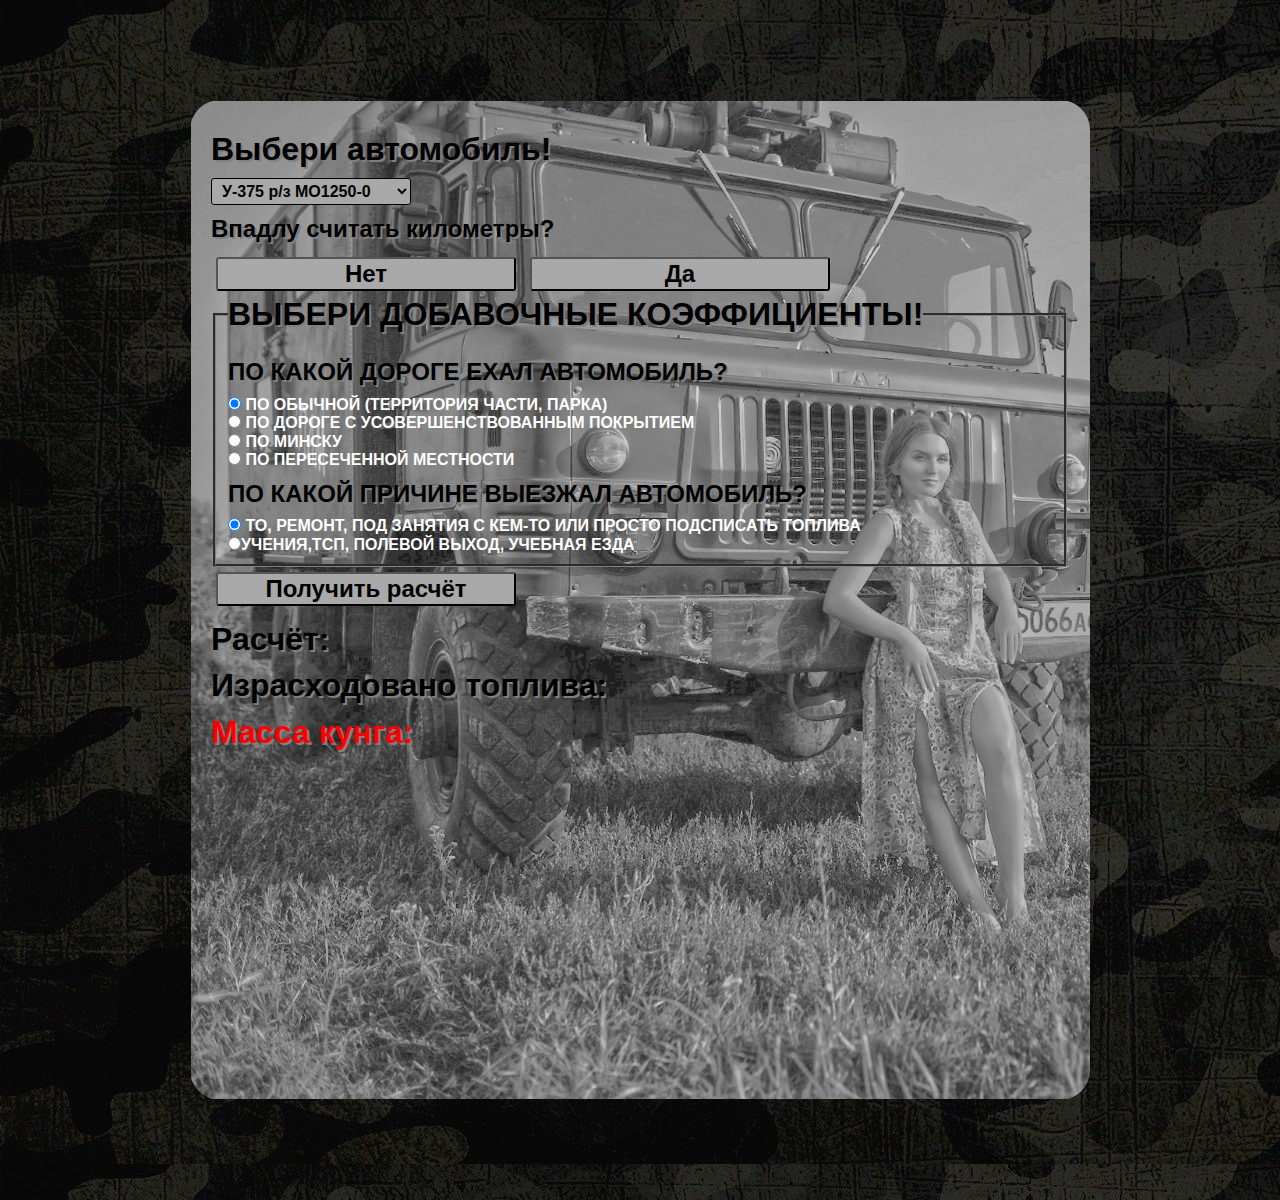
<file: index.html>
<!DOCTYPE html>
<html lang="en">

<head>
    <meta charset="UTF-8">
    <meta name="viewport" content="width=device-width, initial-scale=1.0">
    <meta http-equiv="X-UA-Compatible" content="ie=edge">
    <title>Document</title>
    <link rel="stylesheet" href="css/normalize.css">
    <link rel="stylesheet" href="css/styles.css">
</head>

<body>
    <div class="container">
        <div class="workField">
            <form action="#" name="forma">
                <p class="offers">
                    Выбери автомобиль!
                </p>
                <select name="carChoice" class="mySelect" id="mySelect">
                    <option value="u375mo1250">У-375 р/з МО1250-0</option>
                    <option value="u4320mo1251">У-4320 р/з МО1251-0</option>
                    <option value="k4310rz1981">К-4310 р/з 19-81 кг</option>
                    <option value="u375mo1267">У-375 р/з МО1267-0</option>
                    <option value="k4310rz19-97">К-4310 р/з 19-97 кг</option>
                    <option value="z131mo3445">З-131 р/з МО3445-0</option>
                    <option value="u4320mo1263">У-4320 р/з МО1263-0</option>
                    <option value="u43202mo1261">У-43202 р/з МО1261-0</option>
                </select><br />
                <p class="offers offers_2">Впадлу считать километры?</p>
                <input type="button" value="Нет" id="btnNoVpadlu">
                <input type="button" value="Да" id="btnYesVpadlu"><br />
                <p class="offers offersVvediKm hiddenWay" id="kilometrash">Введи километраж: <br /><input type="text" name="wayLength" class="wayLength hiddenOfTime" id="wayLength" /></p>
                <p class="offers hiddenSpid" id="startKilometrash">Введи начальные показания спидометра:<br />
                    <input type="text" id="startkm" class="wayLength" /></p>
                <p class="offers hiddenSpid" id="finishKilometrash">Введи конечные показания спидометра:<br />
                    <input type="text" id="finishkm" class="wayLength" /></p>
                <fieldset>
                    <legend class="offers">Выбери добавочные коэффициенты!</legend>
                    <p class="offers offers_2">По какой дороге ехал автомобиль?</p>
                    <input type="radio" name="howIsWay" value="usualWay" checked="checked"> по обычной (территория части, парка)<br />
                    <input type="radio" name="howIsWay" value="asfalt"> по дороге с усовершенствованным покрытием<br />
                    <input type="radio" name="howIsWay" value="wayMinsk"> по Минску<br />
                    <input type="radio" name="howIsWay" value="ruggedTerrain"> по пересеченной местности
                    <p class="offers offers_2">По какой причине выезжал автомобиль?</p>
                    <input type="radio" name="reason" value="usualReason" checked="checked"> ТО, ремонт, под занятия с кем-то или просто подсписать топлива<br />
                    <input type="radio" name="reason" value="TSP">Учения,ТСП, полевой выход, учебная езда<br />
                </fieldset>
                <input type="button" id="button" name="resultButton" value="Получить расчёт">
            </form>
            <div class="result">
                <p class="offers">Расчёт:<span class="finish" id="colculation"></span></p>
                <p class="offers">Израсходовано топлива: <span class="finish" id="resultRashod"></span></p>
                <p class="offers offersMK">Масса кунга: <span class="kung" id="resultKung"></span></p>
            </div>
        </div>
    </div>
    <script src="js/jquery-1.11.0.js"></script>
    <script src="js/main.js"></script>
</body>

</html>
</file>
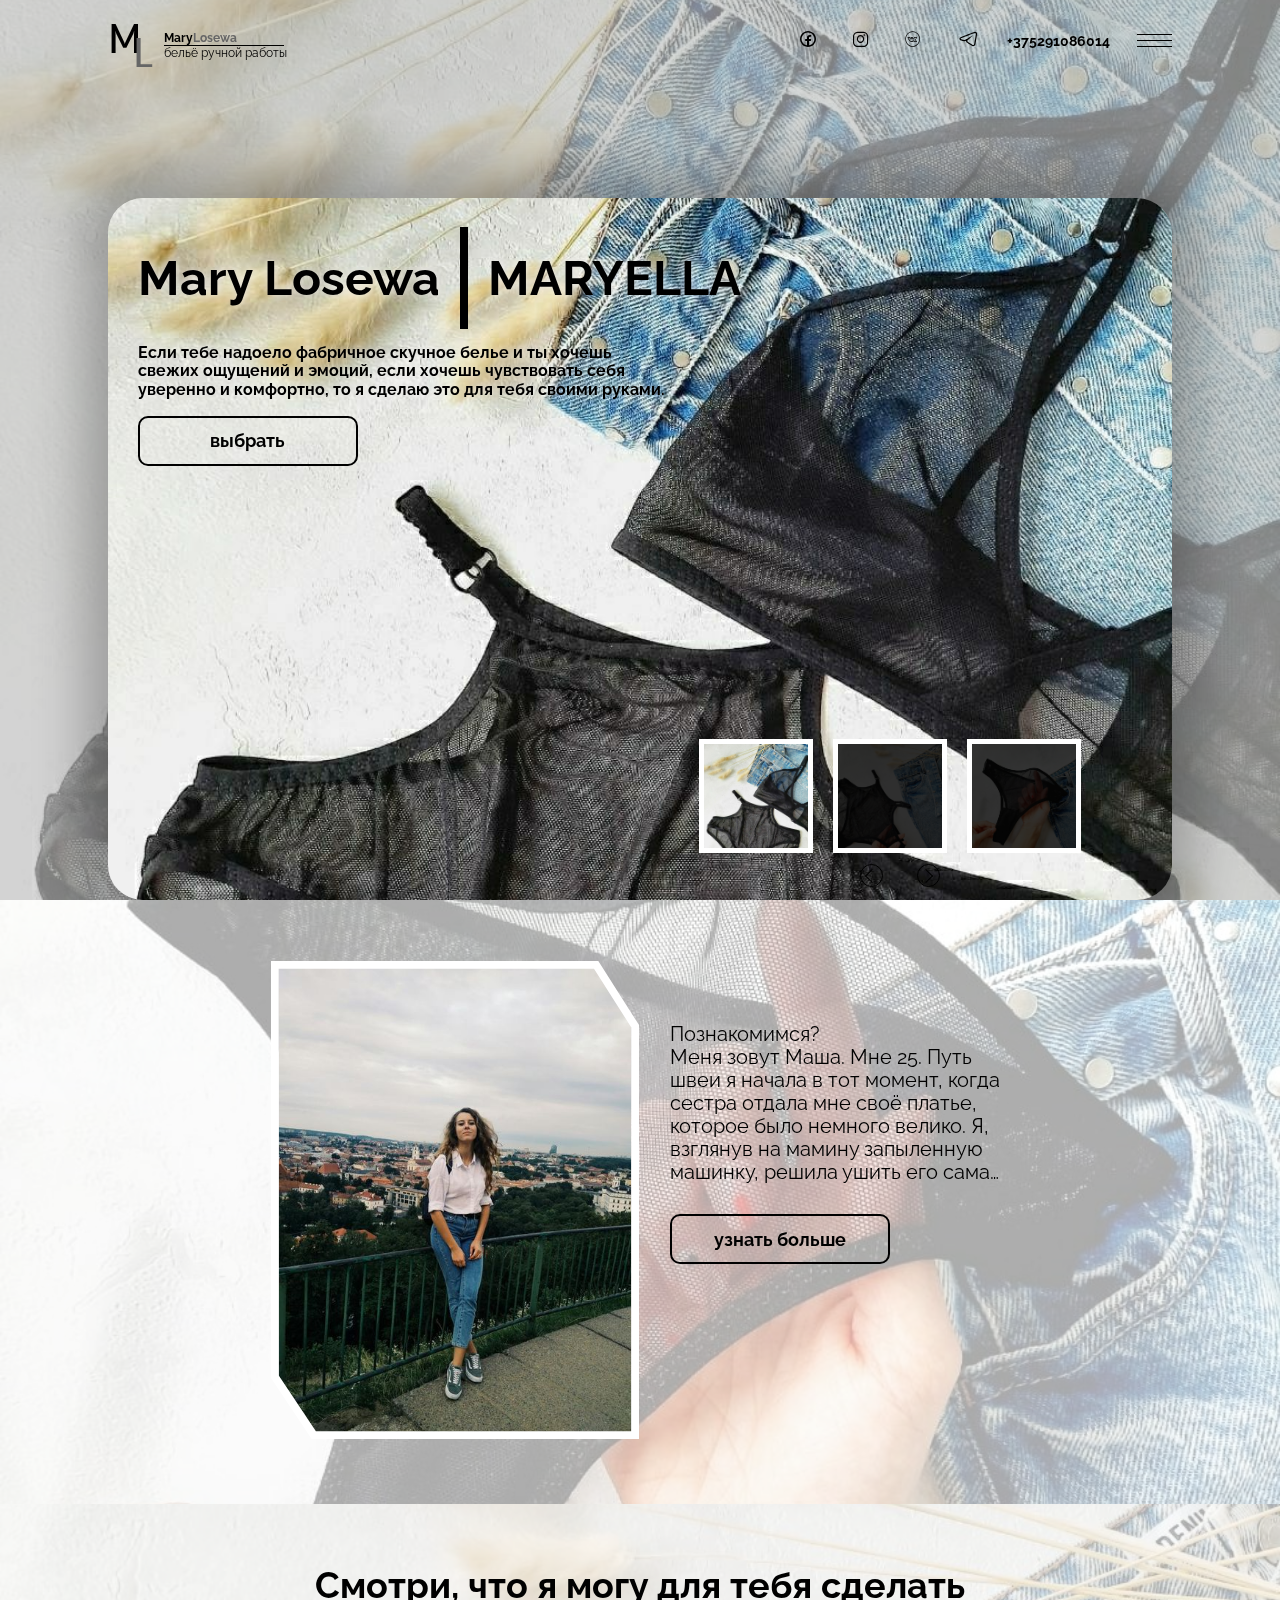
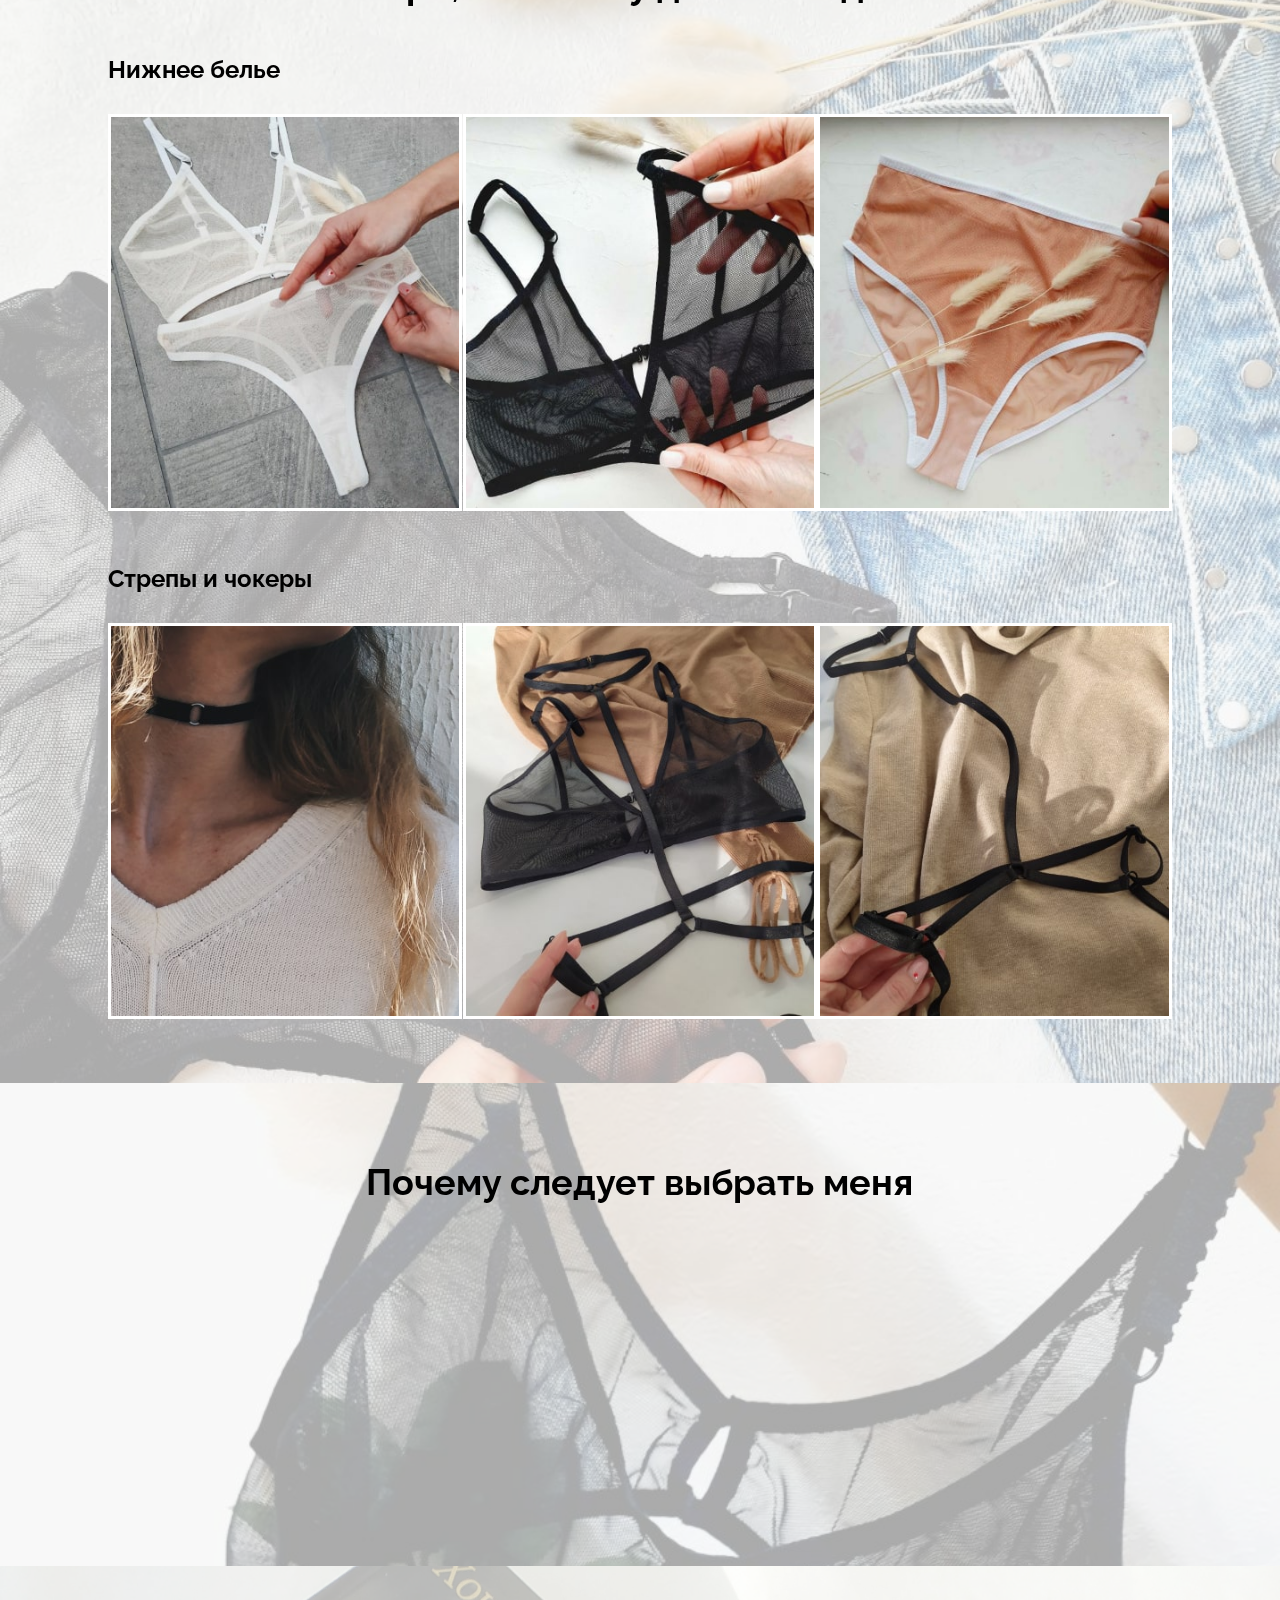
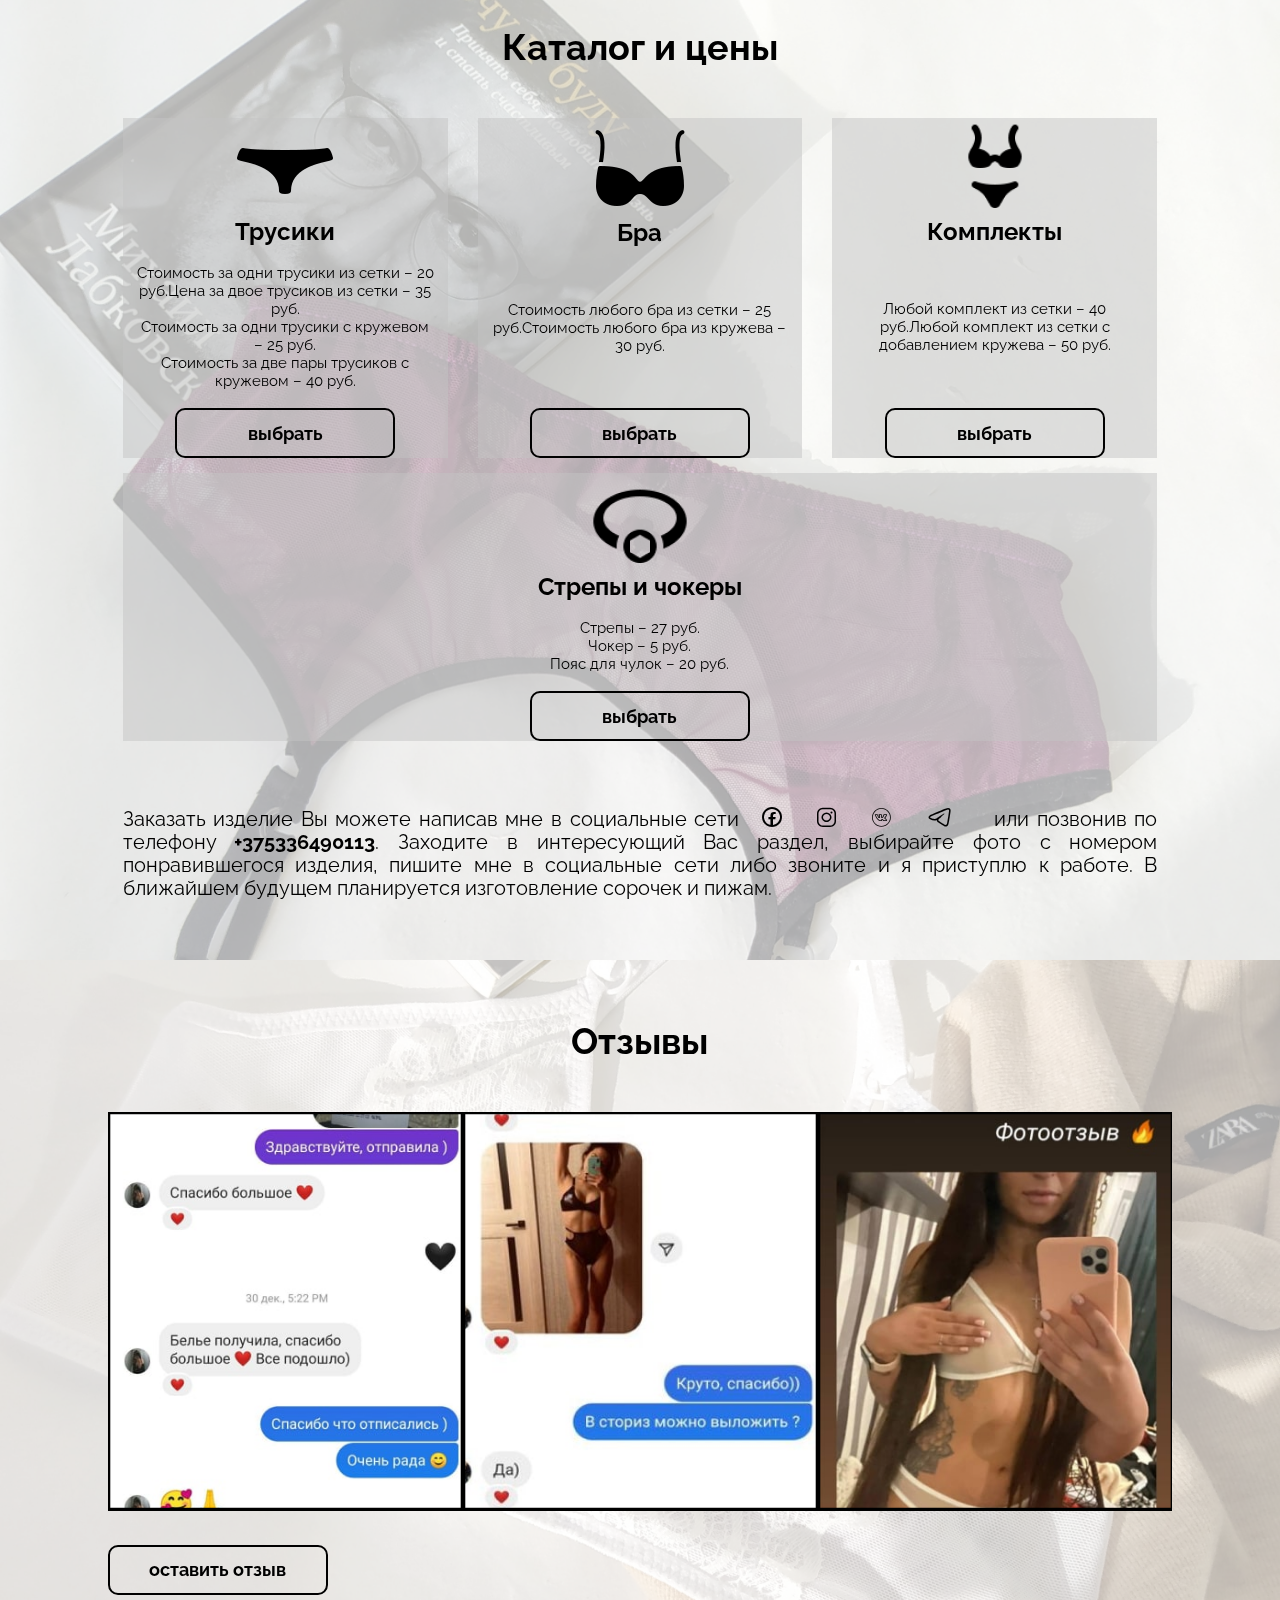
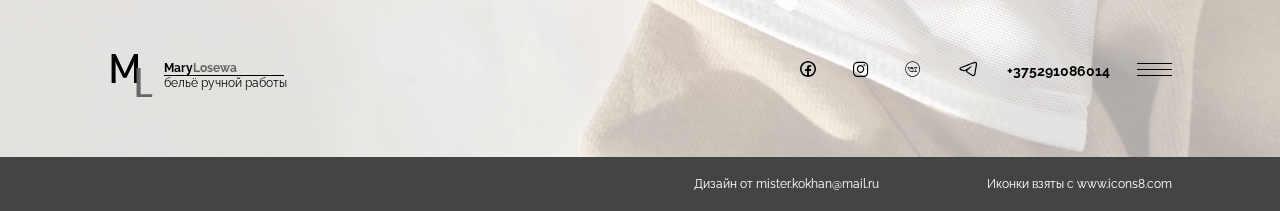
<file: marylosewa/index.html>
<!DOCTYPE html>
<html lang="ru">
<head>
    <meta charset="UTF-8">
    <meta name="viewport" content="width=device-width, height=device-height, target-densitydpi=device-dpi, initial-scale=1">
    <meta http-equiv="cleartype" content="on"/>
    <meta name="HandheldFriendly" content="True"/>
    <meta name="description" content="Женское нижнее бельё ручной работы пошив изготовление продажа"/>
    <meta http-equiv="author" content="Хмыз Вадим"/>
    <title>Mary Losewa бельё ручной работы</title>
    <link href="css/normalize.css" rel="stylesheet" type="text/css">
    <link rel="preconnect" href="https://fonts.gstatic.com">
    <link href="https://fonts.googleapis.com/css2?family=Raleway:wght@400;700&family=Scada:wght@700&display=swap" rel="stylesheet">
    <link href="libs/slick/slick.css" rel="stylesheet" type="text/css">
    <link href="libs/magnific/magnific-popup.css" rel="stylesheet" type="text/css">
    <link rel="stylesheet" href="css/sprite.css">
    <link href="css/commonstyles.css" rel="stylesheet" type="text/css">
    <link href="css/styles.css" rel="stylesheet" type="text/css">
</head>
<body>
   <header class="header">
      <div class="header__blackout">
          <div class="container">
              <nav>
                  <div class="header__close"></div>
                  <ul id="menu">
                      <li><a href="#aboutMe">информация обо мне</a></li>
                      <li><a href="#whatIDo">примеры изделий</a></li>
                      <li><a href="#advantages" id="advantagesLink">мои преимущества</a></li>
                      <li><a href="#catalog">каталог и цены</a></li>
                      <li><a href="#feedbacks">отзывы</a></li>
                  </ul>
              </nav>
          </div>
      </div>
       <div class="sliderBg">
           <div class="sliderBg__item sliderBg__item1"></div>
           <div class="sliderBg__item sliderBg__item2"></div>
           <div class="sliderBg__item sliderBg__item3"></div>
           <div class="sliderBg__item sliderBg__item4"></div>
           <div class="sliderBg__item sliderBg__item5"></div>
           <div class="sliderBg__item sliderBg__item6"></div>
       </div>
         <div class="sliderMain">
           <div class="sliderMain__inner">
             <div class="header__content">
                 <h1><span>Mary Losewa</span><span>MARYELLA</span> </h1>
                 <p>Если тебе надоело фабричное скучное белье и ты хочешь свежих ощущений и эмоций, если хочешь чувствовать себя уверенно и комфортно, то я сделаю это для тебя своими руками.</p>
                 <a href="#whatIDo"><button class="btn" title="Жми!">выбрать</button></a>
             </div>
             <div class="sliderMain__slider">
               <div class="sliderMain__item sliderMain__item1"></div>
               <div class="sliderMain__item sliderMain__item2"></div>
               <div class="sliderMain__item sliderMain__item3"></div>
               <div class="sliderMain__item sliderMain__item4"></div>
               <div class="sliderMain__item sliderMain__item5"></div>
               <div class="sliderMain__item sliderMain__item6"></div>
             </div>
           </div>
       </div>
       <div class="sliderWindows">
         <div class="sliderWindows__inner">
           <div class="sliderWindows__item sliderWindows__item1"></div>
           <div class="sliderWindows__item sliderWindows__item2"></div>
           <div class="sliderWindows__item sliderWindows__item3"></div>
           <div class="sliderWindows__item sliderWindows__item4"></div>
           <div class="sliderWindows__item sliderWindows__item5"></div>
           <div class="sliderWindows__item sliderWindows__item6"></div>
        </div>
       </div>
       <div class="container">
          <div class="header__menu">
           <div class="header__logo">
                   <span>M</span>
                   <span>L</span>
               <div>
                   <div class="logo__name"><span>Mary</span><span>Losewa</span></div>
                   <div>бельё ручной работы</div>
               </div>
           </div>
           <div class="header__nav">
               <div class="social">
                   <a href="https://www.facebook.com/losewa.masha" class="icon-facebook" target="_blank" title="facebook"></a>
                   <a href="https://instagram.com/losewa_masha?igshid=1ub6u63fiew39" class="icon-instagram" target="_blank" title="instagram"></a>
                   <a href="https://vk.com/idmashulj" class="icon-vk" target="_blank" title="вконтакте"></a>
                   <a href="https://telegram.me/losewa_masha" class="icon-telegram" target="_blank" title="telegram"></a>
               </div>
               <div class="header__phone">
                   <a href="tel:+375336490113" title="Жми чтобы позвонить"><span>+</span><span>3</span><span>7</span><span>5</span><span>2</span><span>9</span><span>1</span><span>0</span><span>8</span><span>6</span><span>0</span><span>1</span><span>4</span></a>
               </div>
               <div class="header__burger" title="Меню">
                   <div class="header__burger__inner"></div>
               </div>
           </div>
          </div>
       </div>
   </header>
   
   <section class="section aboutMe" id="aboutMe">
      <div> 
       <div class="container">
         <div class="aboutMe__wrapper">
          <div class="aboutMe__photo1 openBlock">
                   <svg viewBox='-5 -5 380 493'>
                       <defs>
                        <clipPath id='ramka1'>
                          <polygon points='0 0,330 0,370 63,370 483,40 483,0 423' />
                        </clipPath>
                       </defs>
                       <image xlink:href='images/aboutMe/aboutMeImg1.jpg' width='370' height='483' clip-path='url(#ramka1)'/>
                       <polygon points='0 0,330 0,370 63,370 483,40 483,0 423' style="stroke-width:8; stroke:#fff;fill:transparent"/>
                       </svg>
          </div>
          <div class="aboutMe__photo2 closeBlock">
                   <svg viewBox='-5 -5 380 493'>
                       <defs>
                        <clipPath id='ramka2'>
                          <polygon points='0 0,330 0,370 63,370 483,40 483,0 423' />
                        </clipPath>
                       </defs>
                       <image xlink:href='images/aboutMe/aboutMeImg2.jpg' width='380' height='483' clip-path='url(#ramka2)'/>
                       <polygon points='0 0,330 0,370 63,370 483,40 483,0 423' style="stroke-width:8; stroke:#fff;fill:transparent"/>
                       </svg>
               </div>
          <div class="aboutMe__content">
             <p>Познакомимся?<br>Меня зовут Маша. Мне 25.
              Путь швеи я начала в тот момент, когда сестра отдала мне своё платье, которое было немного велико. Я, взглянув на мамину запыленную машинку, решила ушить его сама&hellip;
              </p>
              <p class="closeBlock">Я знала, как на ней работать, потому как в детстве меня пытались учить шить на ней и у меня были неплохие попытки (самая простая одежда для кукол, например).
              С платьем, как ни странно, получилось все с первого раза.У меня загорелись глаза. Появилась некая воодушевлённость. Мне понравилось шить. И я впервые задумалась о том, что могу начать серьезно этим заниматься. &ldquo;Хочу научиться шить себе одежду&rdquo; &mdash; были первые мысли. Про нижнее белье тогда и не подумала. Тем более шить его кому-то.
              Но, как видите, я &mdash; швея нижнего белья. И мне очень нравится этим заниматься.
                <button class="aboutMe__btn-ago  btn">назад</button>
            </p> 
             <button class="aboutMe__btn  btn">узнать больше</button>
          </div>
        </div>
       </div>
      </div>
   </section>
   
   <section class="section whatIDo" id="whatIDo">
       <div>
           <div class="container">
               <h1 class="section__title">Смотри, что я могу для тебя сделать</h1>
               <h2>Нижнее белье</h2>
               <div class="popup-underWear">
                   <a href="images/complects/compl1b.jpg" title="комплект нижнего белья">
                       <img src="images/other/img1.jpg" alt="комплект нижнего белья" title="комплект нижнего белья">
                   </a>
                   <a href="images/bra/bra1b.jpg" title="бра">
                       <img src="images/other/img2.jpg" alt="бра" title="бра">
                   </a>
                   <a href="images/panties/panties1b.jpg" title="трусики">
                       <img src="images/other/img3.jpg" alt="трусики" title="трусики">
                  </a>
               </div>
               <h2>Стрепы и чокеры</h2>
               <div class="popup-straps">
                   <a href="images/other/img10.jpg" title="чокер">
                       <img src="images/other/img4.jpg" alt="чокер" title="чокер">
                   </a>
                   <a href="images/other/img11.jpg" title="сртеп и бра">
                       <img src="images/other/img5.jpg" alt="сртеп и бра" title="сртеп и бра">
                   </a>
                   <a href="images/straps/straps3b.jpg" title="стреп">
                       <img src="images/other/img6.jpg" alt="стреп" title="стреп">
                  </a>
               </div>
           </div>
       </div>
   </section>
   
   <section class="section advantages" id="advantages">
       <div>
           <div class="container">
             <div class="advantages__wrapper">
               <h1 class="section__title">Почему следует выбрать меня</h1>
               <ul>
                   <li>Индивидуальный пошив для кажого клиента</li>
                   <li>Широкий выбор материала (сетка, кружево, хлопок и др.)</li>
                   <li>Разнообразие цветов</li>
                   <li>Большой ассортимент изделий и моделей</li>
                   <li>Гарантия качества и носки</li>    
               </ul>
             </div>
           </div>
       </div>
   </section>
   
   <section class="section catalog" id="catalog">
       <div>
           <div class="container">
               <h1 class="section__title">Каталог и цены</h1>
               <div class="catalog__inner">
                   <div class="catalog__item">
                      <div>
                        <div class="icon-trusi"></div>
                        <div class="catalog__subtitle">Трусики</div>
                      </div>
                       <div class="catalog__text">
                           <p>Стоимость за одни трусики из     сетки &ndash; 20 руб.Цена за двое трусиков из сетки &ndash; 35 руб.</p>
                           <p>Стоимость за одни трусики с кружевом &ndash; 25 руб.</p>
                           <p>Стоимость за две пары трусиков с кружевом &ndash; 40 руб.</p>
                       </div>
                       <a href="panties.html"><button class="catalog__btn btn" title="Жми!">выбрать</button></a>
                   </div>
                   <div class="catalog__item">
                      <div>
                         <div class="icon-bra"></div>
                         <div class="catalog__subtitle">Бра</div>
                      </div>   
                       <div class="catalog__text">Стоимость любого бра из сетки &ndash; 25 руб.Стоимость любого бра из кружева &ndash; 30 руб.</div>
                       <a href="bra.html"><button class="catalog__btn btn" title="Жми!">выбрать</button></a>
                   </div>
                   <div class="catalog__item">
                      <div>
                         <div class="icon-complect"></div>
                         <div class="catalog__subtitle">Комплекты</div>
                       </div>
                       <div class="catalog__text">Любой комплект из сетки &ndash; 40 руб.Любой комплект из сетки с добавлением кружева &ndash; 50 руб.</div>
                       <a href="complects.html"><button class="catalog__btn btn" title="Жми!">выбрать</button></a>
                   </div>
                   <div class="catalog__item">
                      <div>
                         <div class="icon-strep"></div>
                         <div class="catalog__subtitle">Стрепы и чокеры</div>
                      </div>
                       <div class="catalog__text">
                           <p>Стрепы &ndash; 27 руб.</p>
                           <p>Чокер &ndash; 5 руб.</p>
                           <p>Пояс для чулок &ndash; 20 руб.</p>
                       </div>
                       <a href="straps.html"><button class="catalog__btn btn" title="Жми!">выбрать</button></a>
                   </div>
               </div>
               <div class="catalog__order">Заказать изделие Вы можете написав мне в социальные сети  
                   <div class="social">
                    <a href="https://www.facebook.com/losewa.masha" class="icon-facebook" target="_blank" title="facebook"></a>
                    <a href="https://instagram.com/losewa_masha?igshid=1ub6u63fiew39" class="icon-instagram" target="_blank" title="instagram"></a>
                    <a href="https://vk.com/idmashulj" class="icon-vk" target="_blank" title="вконтакте"></a>
                    <a href="https://telegram.me/losewa_masha" class="icon-telegram" target="_blank" title=telegram></a>
                   </div> или позвонив по телефону <a href="tel:+375336490113" title="Жми чтобы позвонить">+375336490113</a>. Заходите в интересующий Вас раздел, выбирайте фото с номером понравившегося изделия, пишите мне в социальные сети либо звоните и я приступлю к работе. В ближайшем будущем планируется изготовление сорочек и пижам.
               </div>
           </div>
       </div>
   </section>
   
   <section class="feedbacks section" id="feedbacks">
       <div>
           <div class="container">
            <div class="feedbacks__wrapper">
               <h1 class="section__title">Отзывы</h1>
               <div class="sliderFeedbacks">
                    <svg viewBox='0 0 387 434'>
                       <image   xlink:href='images/feedbacks/feedback1img.jpg' width='390' height='437' />
                       <polygon points='0 0,387 0,387 434,0 434' style="stroke-width:5; stroke:#000;fill:transparent"/>
                    </svg>
                    <svg viewBox='0 0 387 434'>
                        <image   xlink:href='images/feedbacks/feedback2img.jpg' width='390' height='437' />
                        <polygon points='0 0,387 0,387 434,0 434' style="stroke-width:5; stroke:#000;fill:transparent"/>
                     </svg>
                     <svg viewBox='0 0 387 434'>
                        <image   xlink:href='images/feedbacks/feedback3img.jpg' width='390' height='437' />
                        <polygon points='0 0,387 0,387 434,0 434' style="stroke-width:5; stroke:#000;fill:transparent"/>
                     </svg>
                     <svg viewBox='0 0 387 434'>
                        <image   xlink:href='images/feedbacks/feedback1img.jpg' width='390' height='437' />
                        <polygon points='0 0,387 0,387 434,0 434' style="stroke-width:5; stroke:#000;fill:transparent"/>
                     </svg>
                     <svg viewBox='0 0 387 434'>
                        <image   xlink:href='images/feedbacks/feedback2img.jpg' width='390' height='437' />
                        <polygon points='0 0,387 0,387 434,0 434' style="stroke-width:5; stroke:#000;fill:transparent"/>
                     </svg>
                     <svg viewBox='0 0 387 434'>
                        <image   xlink:href='images/feedbacks/feedback3img.jpg' width='390' height='437' />
                        <polygon points='0 0,387 0,387 434,0 434' style="stroke-width:5; stroke:#000;fill:transparent"/>
                     </svg>
               </div>
               <button class="feedback__btn btn" title="Жми!">оставить отзыв</button>
                <form action="#" method="get">
                    <div class="form__header">Ваш отзыв</div>
                    <input type="text" name="userName" maxlength="15" placeholder="имя" >
                    <textarea name="userReviews" placeholder="текст отзыва"></textarea>
                    <button type="reset" class="feedback__send" title="Спасибо за отзыв!">оставить отзыв</button>
                    <button type="reset" class="feedback__close" title="Закрыть окно формы">закрыть окно</button>
                </form>
               <div class="header__menu" id="feedbacks__contacts"></div>
            </div>
           </div>
       </div>
   </section>
   <footer class="footer">
       <div class="container">
           <a href="mailto:mister.kokhan@mail.ru" target="_blank" title="дизайнер Д.Кохан">Дизайн от mister.kokhan@mail.ru</a>
           <a href="https://icons8.ru/" target="_blank" title="сайт icon8">Иконки взяты с www.icons8.com</a>
        </div>
   </footer>
   
    <script type='text/javascript' src='https://ajax.googleapis.com/ajax/libs/jquery/3.3.1/jquery.min.js'></script>
    <script src="libs/slick/slick.js" type="text/javascript"></script>
    <script src="libs/magnific/jquery.magnific-popup.js" type="text/javascript"></script>
    <script src="js/main.js" type="text/javascript"></script>
</body>
</html>
</file>
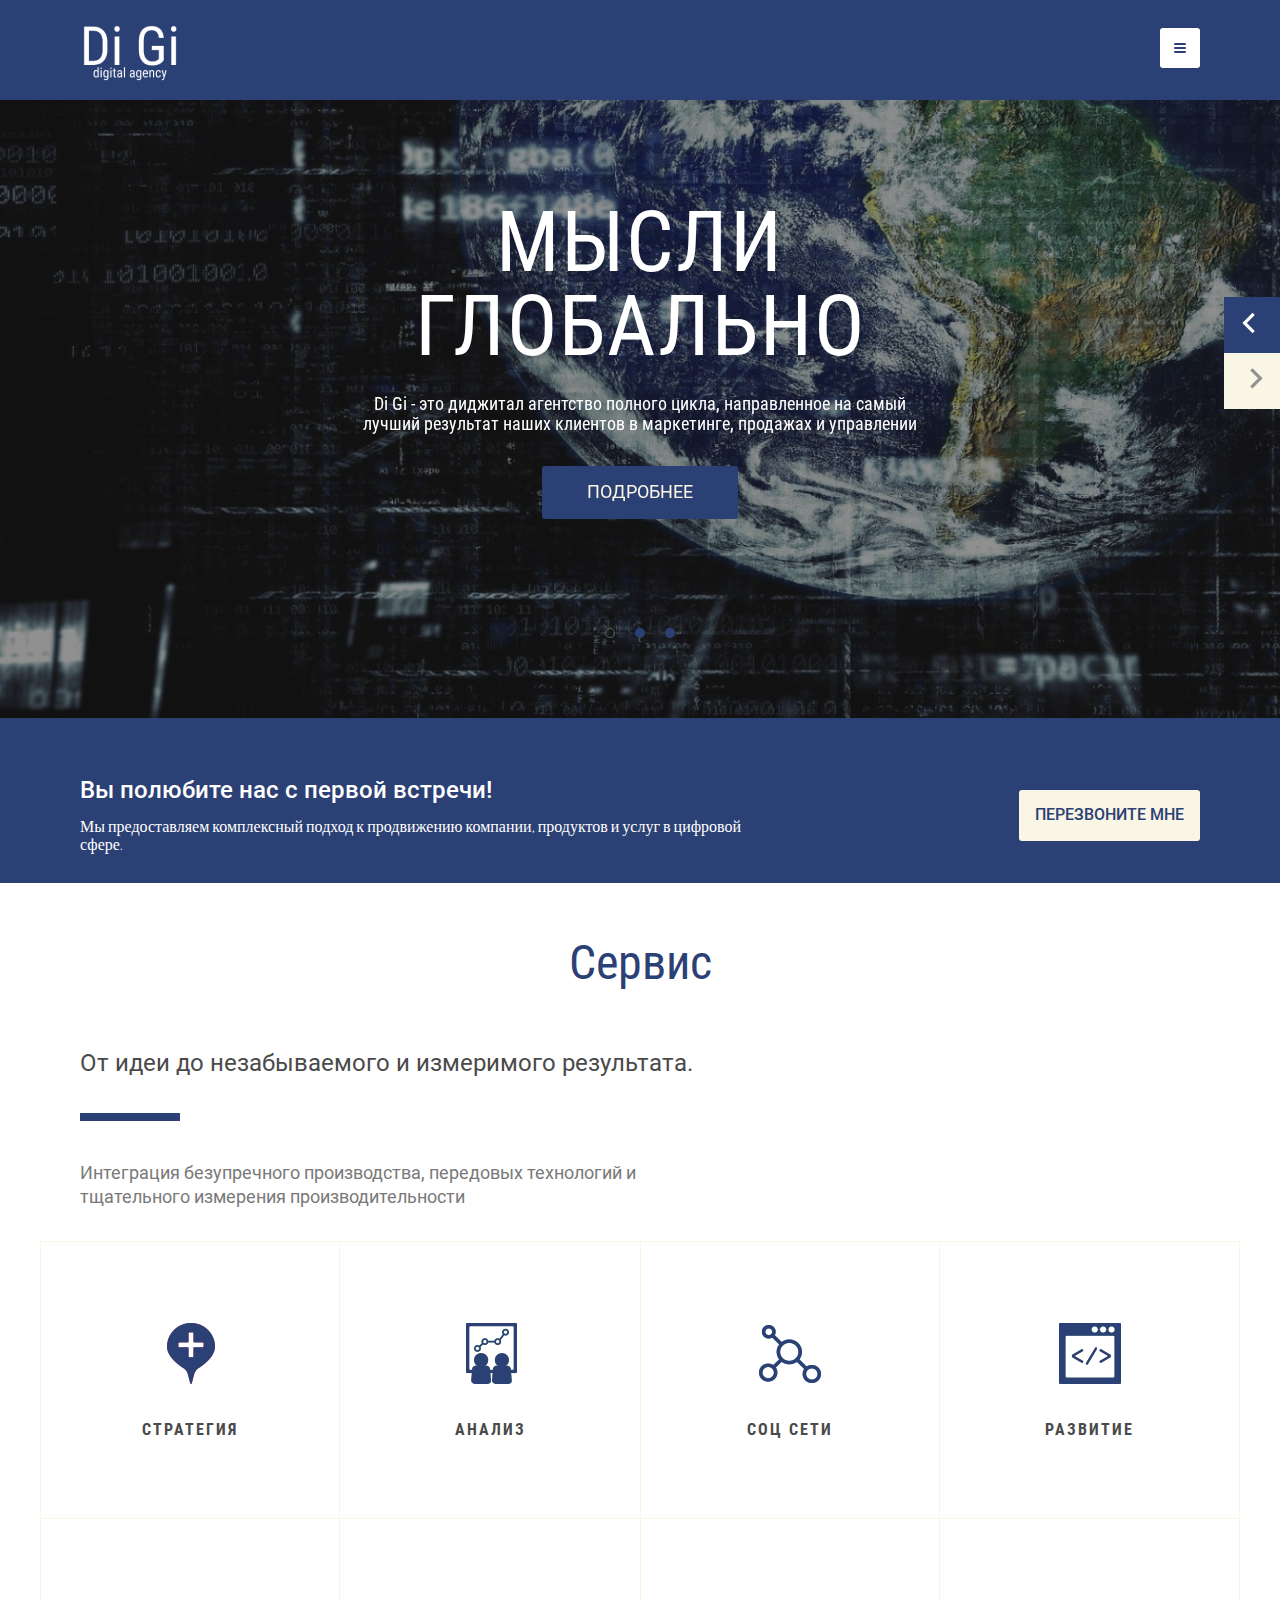
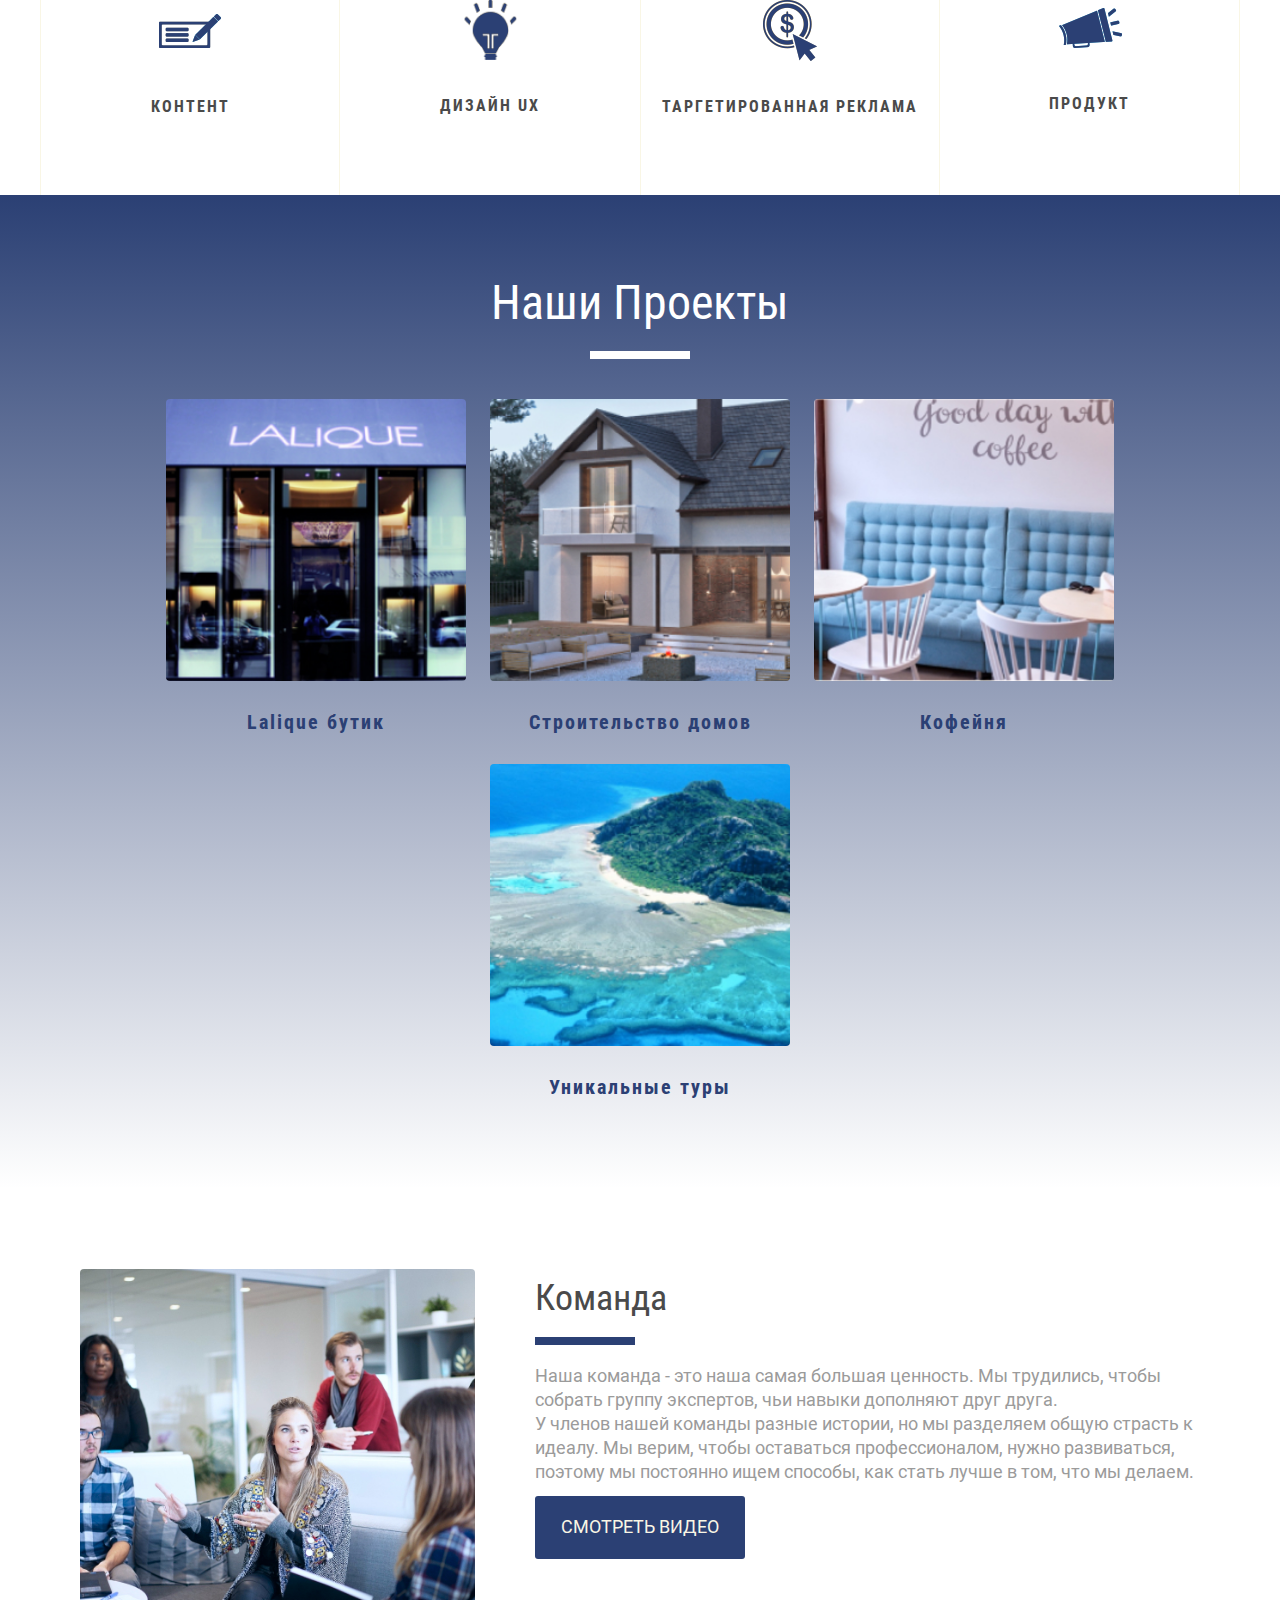
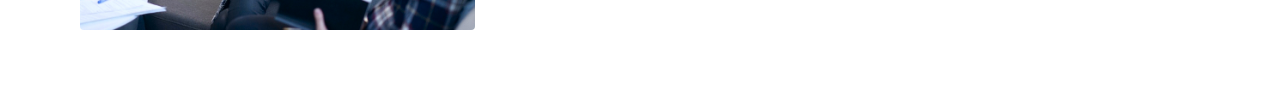
<file: thoughts/index.html>
<!DOCTYPE html>
<html lang="en">

<head>
    <meta charset="UTF-8">
    <meta name="viewport" content="width=device-width, initial-scale=1.0">
    <meta http-equiv="X-UA-Compatible" content="ie=edge">
    <title>Document</title>
    <link rel="stylesheet" href="css/normalize.css">
    <link rel="stylesheet" href="libs/slick/slick.css">
    <link rel="stylesheet" href="css/style.css">
</head>

<body>
    <header class="header">
        <div class="container">
            <div class="header__inner">
                <div class="logo">
                    <a href="#" class="logo__link">
                        <img class="logo__link-img" src="images/logo.png" alt="logo">
                    </a>
                </div>
                <nav class="menu">
                    <button class="menu__btn"></button>
                </nav>
            </div>
        </div>
    </header>
    <section class="head">
        <div class="top-slider">
            <div class="top-slider__item">
                <h3 class="top-slider__title">МЫСЛИ
                    ГЛОБАЛЬНО</h3>
                <p class="top-slider__text">Di Gі - это диджитал агентство полного цикла, направленное на самый лучший результат наших клиентов в маркетинге, продажах и управлении</p>
                <button class="top-slider__btn">ПОДРОБНЕЕ</button>
            </div>
            <div class="top-slider__item">
                <h3 class="top-slider__title">МЫСЛИ
                    ГЛОБАЛЬНО</h3>
                <p class="top-slider__text">Di Gі - это диджитал агентство полного цикла, направленное на самый лучший результат наших клиентов в маркетинге, продажах и управлении</p>
                <button class="top-slider__btn">ПОДРОБНЕЕ</button>
            </div>
            <div class="top-slider__item">
                <h3 class="top-slider__title">МЫСЛИ
                    ГЛОБАЛЬНО</h3>
                <p class="top-slider__text">Di Gі - это диджитал агентство полного цикла, направленное на самый лучший результат наших клиентов в маркетинге, продажах и управлении</p>
                <button class="top-slider__btn">ПОДРОБНЕЕ</button>
            </div>
        </div>
    </section>

    <section class="call">
        <div class="container">
            <div class="call__inner">
                <div class="call__box">
                    <h5 class="call__title">Вы полюбите нас с первой встречи!</h5>
                    <p class="call__text">Мы предоставляем комплексный подход к продвижению компании,
                        продуктов и услуг в цифровой сфере.</p>
                </div>
                <button class="call__btn">ПЕРЕЗВОНИТЕ МНЕ</button>
            </div>
        </div>
    </section>

    <section class="services">
        <div class="container">
            <div class="services__inner">
                <div class="services__head">
                    <h4 class="services__title title">Сервис</h4>
                    <p class="services__descr">От идеи до незабываемого и
                        измеримого результата.</p>
                    <p class="services__text">Интеграция безупречного производства, передовых технологий и тщательного измерения производительности</p>
                </div>
                <div class="services__content">
                    <div class="services__items">
                        <div class="services__item">
                            <div class="services__item-inner">
                                <img class="services__item-img" src="images/serv-1.png" alt="">
                                <h6 class="services__item-title">СТРАТЕГИЯ</h6>
                                <p class="services__item-text">Создадим уникальный и удобный дизайн..</p>
                                <a class="services__item-link" href="#">ПОДРОБНЕЕ</a>
                            </div>
                        </div>
                        <div class="services__item">
                            <div class="services__item-inner">
                                <img class="services__item-img" src="images/serv-2.png" alt="">
                                <h6 class="services__item-title">АНАЛИЗ</h6>
                                <p class="services__item-text">Создадим уникальный и удобный дизайн..</p>
                                <a class="services__item-link" href="#">ПОДРОБНЕЕ</a>
                            </div>
                        </div>
                        <div class="services__item">
                            <div class="services__item-inner">
                                <img class="services__item-img" src="images/serv-3.png" alt="">
                                <h6 class="services__item-title">СОЦ СЕТИ</h6>
                                <p class="services__item-text">Создадим уникальный и удобный дизайн..</p>
                                <a class="services__item-link" href="#">ПОДРОБНЕЕ</a>
                            </div>
                        </div>
                        <div class="services__item">
                            <div class="services__item-inner">
                                <img class="services__item-img" src="images/serv-4.png" alt="">
                                <h6 class="services__item-title">РАЗВИТИЕ</h6>
                                <p class="services__item-text">Создадим уникальный и удобный дизайн..</p>
                                <a class="services__item-link" href="#">ПОДРОБНЕЕ</a>
                            </div>
                        </div>
                        <div class="services__item">
                            <div class="services__item-inner">
                                <img class="services__item-img" src="images/serv-5.png" alt="">
                                <h6 class="services__item-title">КОНТЕНТ</h6>
                                <p class="services__item-text">Создадим уникальный и удобный дизайн..</p>
                                <a class="services__item-link" href="#">ПОДРОБНЕЕ</a>
                            </div>
                        </div>
                        <div class="services__item">
                            <div class="services__item-inner">
                                <img class="services__item-img" src="images/serv-6.png" alt="">
                                <h6 class="services__item-title">ДИЗАЙН UX</h6>
                                <p class="services__item-text">Создадим уникальный и удобный дизайн..</p>
                                <a class="services__item-link" href="#">ПОДРОБНЕЕ</a>
                            </div>
                        </div>
                        <div class="services__item">
                            <div class="services__item-inner">
                                <img class="services__item-img" src="images/serv-7.png" alt="">
                                <h6 class="services__item-title">ТАРГЕТИРОВАННАЯ
                                    РЕКЛАМА</h6>
                                <p class="services__item-text">Создадим уникальный и удобный дизайн..</p>
                                <a class="services__item-link" href="#">ПОДРОБНЕЕ</a>
                            </div>
                        </div>
                        <div class="services__item">
                            <div class="services__item-inner">
                                <img class="services__item-img" src="images/serv-8.png" alt="">
                                <h6 class="services__item-title">ПРОДУКТ</h6>
                                <p class="services__item-text">Создадим уникальный и удобный дизайн..</p>
                                <a class="services__item-link" href="#">ПОДРОБНЕЕ</a>
                            </div>
                        </div>


                    </div>
                </div>
            </div>
        </div>
    </section>
    <section class="project">
        <div class="container">
            <h4 class="project__title title">
                Наши Проекты
            </h4>
            <div class="project__items">
                <div class="project__item">
                    <div class="project__item-img" style="background-image: url(images/project-1.jpg)">
                        <div class="project__item-inner">
                            <a href="#" class="project__item-info"><img src="images/info.svg" alt=""></a><a href="#" class="project__item-search"><img src="images/search.svg" alt=""></a>
                        </div>
                    </div>
                    <a href="#" class="project__item-link">Lalique бутик</a>
                </div>
                <div class="project__item">
                    <div class="project__item-img" style="background-image: url(images/project-2.jpg)">
                        <div class="project__item-inner">
                            <a href="#" class="project__item-info"><img src="images/info.svg" alt=""></a><a href="#" class="project__item-search"><img src="images/search.svg" alt=""></a>
                        </div>
                    </div>
                    <a href="#" class="project__item-link">Строительство домов</a>
                </div>
                <div class="project__item">
                    <div class="project__item-img" style="background-image: url(images/project-3.jpg)">
                        <div class="project__item-inner">
                            <a href="#" class="project__item-info"><img src="images/info.svg" alt=""></a><a href="#" class="project__item-search"><img src="images/search.svg" alt=""></a>
                        </div>
                    </div>
                    <a href="#" class="project__item-link">Кофейня</a>
                </div>
                <div class="project__item">
                    <div class="project__item-img" style="background-image: url(images/project-4.jpg)">
                        <div class="project__item-inner">
                            <a href="#" class="project__item-info"><img src="images/info.svg" alt=""></a><a href="#" class="project__item-search"><img src="images/search.svg" alt=""></a>
                        </div>
                    </div>
                    <a href="#" class="project__item-link">Уникальные туры</a>
                </div>
            </div>
        </div>
    </section>
    <section class="team">
        <div class="container">
            <div class="team__inner">
                <img class="team__images" src="images/team.jpg" alt="">
                <div class="team__content">
                    <h4 class="team__title title">Команда</h4>
                    <div class="team__text">
                        <p>Наша команда - это наша самая большая ценность.
                            Мы трудились, чтобы собрать группу экспертов,
                            чьи навыки дополняют друг друга.</p>
                        <p>У членов нашей команды разные истории, но мы разделяем общую страсть к идеалу. Мы верим, чтобы оставаться
                            профессионалом, нужно развиваться,
                            поэтому мы постоянно ищем способы, как стать лучше
                            в том, что мы делаем.</p>
                    </div>
                    <button class="team__btn">СМОТРЕТЬ ВИДЕО</button>
                </div>
            </div>
        </div>
    </section>
    <script src="https://ajax.googleapis.com/ajax/libs/jquery/3.4.1/jquery.min.js"></script>
    <script src="libs/slick/slick.min.js"></script>
    <script src="js/main.js"></script>
</body>

</html>
</file>
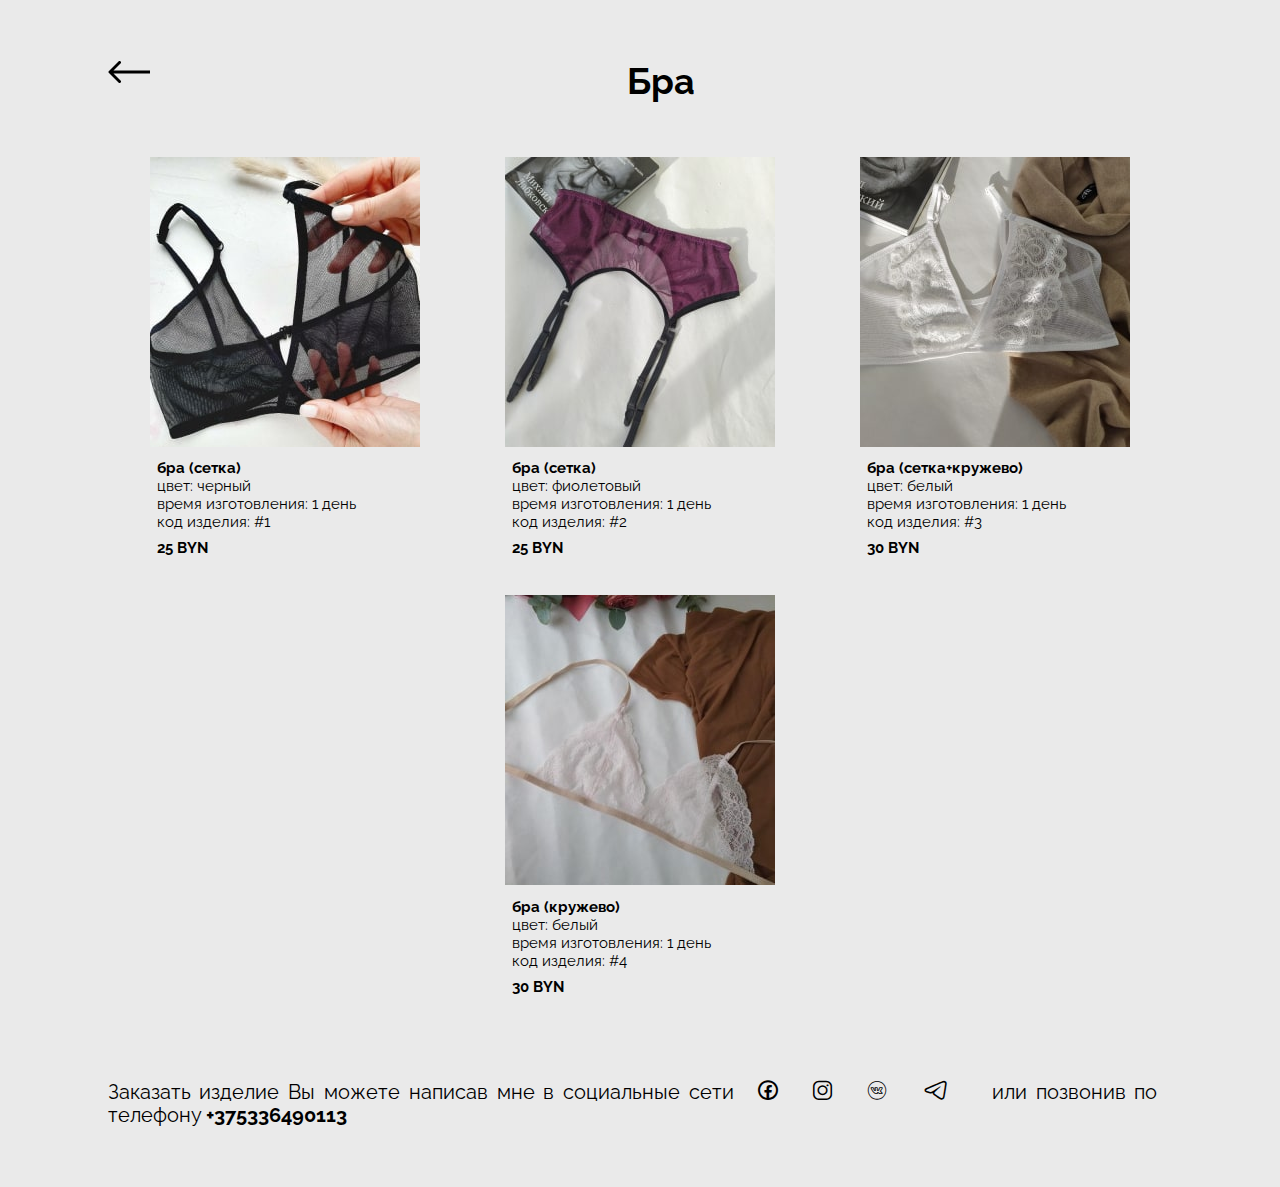
<file: marylosewa/bra.html>
<!DOCTYPE html>
<html lang="ru">
<head>
    <meta charset="UTF-8">
    <meta name="viewport" content="width=device-width, height=device-height, target-densitydpi=device-dpi, initial-scale=1">
    <meta http-equiv="cleartype" content="on"/>
    <meta name="HandheldFriendly" content="True"/>
    <meta name="description" content="Бра ручной работы пошив изготовление продажа"/>
    <meta http-equiv="author" content="Хмыз Вадим"/>
    <title>Бра</title>
    <link href="css/normalize.css" rel="stylesheet" type="text/css">
    <link rel="preconnect" href="https://fonts.gstatic.com">
    <link href="https://fonts.googleapis.com/css2?family=Raleway:wght@400;700&family=Scada:wght@700&display=swap" rel="stylesheet">
    <link href="libs/magnific/magnific-popup.css" rel="stylesheet" type="text/css">
    <link href="css/commonstyles.css" rel="stylesheet" type="text/css">
    <link href="css/pagestyles.css" rel="stylesheet" type="text/css">
</head>
<body>
    <section class="section section__pages panties">
        <div>
            <div class="container">
                <h1 class="section__title"><a href="index.html#catalog" title="Назад"></a>Бра</h1>
                <div class="cards">
                    <div class="cards__item">
                        <a href="images/bra/bra1b.jpg" class="panties__popup" title="код изделия: #1"><img src="images/bra/bra1s.jpg" alt="бра (сетка)" title="бра черный цвет"></a>
                        <p class="product__name">бра (сетка)</p>
                        <p class="product__color">цвет: черный</p>
                        <p class="product__time">время изготовления: 1 день</p>
                        <p class="product__code">код изделия: #1</p>
                        <p class="product__price">25 BYN</p>
                    </div>
                    <div class="cards__item">
                        <a href="images/bra/bra2b.jpg" class="panties__popup" title="код изделия: #2"><img src="images/bra/bra2s.jpg" alt="бра (сетка)" title="бра фиолетовый цвет"></a>
                        <p class="product__name">бра (сетка)</p>
                        <p class="product__color">цвет: фиолетовый</p>
                        <p class="product__time">время изготовления: 1 день</p>
                        <p class="product__code">код изделия: #2</p>
                        <p class="product__price">25 BYN</p>
                    </div>
                    <div class="cards__item">
                        <a href="images/bra/bra3b.jpg" class="panties__popup" title="код изделия: #3"><img src="images/bra/bra3s.jpg" alt="бра (сетка + кружево)" title="бра белый цвет"></a>
                        <p class="product__name">бра (сетка+кружево)</p>
                        <p class="product__color">цвет: белый</p>
                        <p class="product__time">время изготовления: 1 день</p>
                        <p class="product__code">код изделия: #3</p>
                        <p class="product__price">30 BYN</p>
                    </div>
                    <div class="cards__item">
                        <a href="images/bra/bra4b.jpg" class="panties__popup" title="код изделия: #4"><img src="images/bra/bra4s.jpg" alt="бра (кружево)" title="бра бежевый цвет"></a>
                        <p class="product__name">бра (кружево)</p>
                        <p class="product__color">цвет: белый</p>
                        <p class="product__time">время изготовления: 1 день</p>
                        <p class="product__code">код изделия: #4</p>
                        <p class="product__price">30 BYN</p>
                    </div>
                </div>
                <div class="catalog__order">Заказать изделие Вы можете написав мне в социальные сети  
                    <div class="social">
                        <a href="https://www.facebook.com/losewa.masha" class="icon-facebook" target="_blank" title="facebook"></a>
                        <a href="https://instagram.com/losewa_masha?igshid=1ub6u63fiew39" class="icon-instagram" target="_blank" title="instagram"></a>
                        <a href="https://vk.com/idmashulj" class="icon-vk" target="_blank" title="вконтакте"></a>
                        <a href="https://telegram.me/losewa_masha" class="icon-telegram" target="_blank" title="telegram"></a>
                       </div> или позвонив по телефону <a href="tel:+375336490113" title="Жми чтобы позвонить">+375336490113</a>
                </div>
            </div>
        </div>
    </section>
    <script type='text/javascript' src='https://ajax.googleapis.com/ajax/libs/jquery/3.3.1/jquery.min.js'></script>
    <script src="libs/magnific/jquery.magnific-popup.js" type="text/javascript"></script>
    <script src="js/pages.js" type="text/javascript"></script>
</body>
</html>
</file>
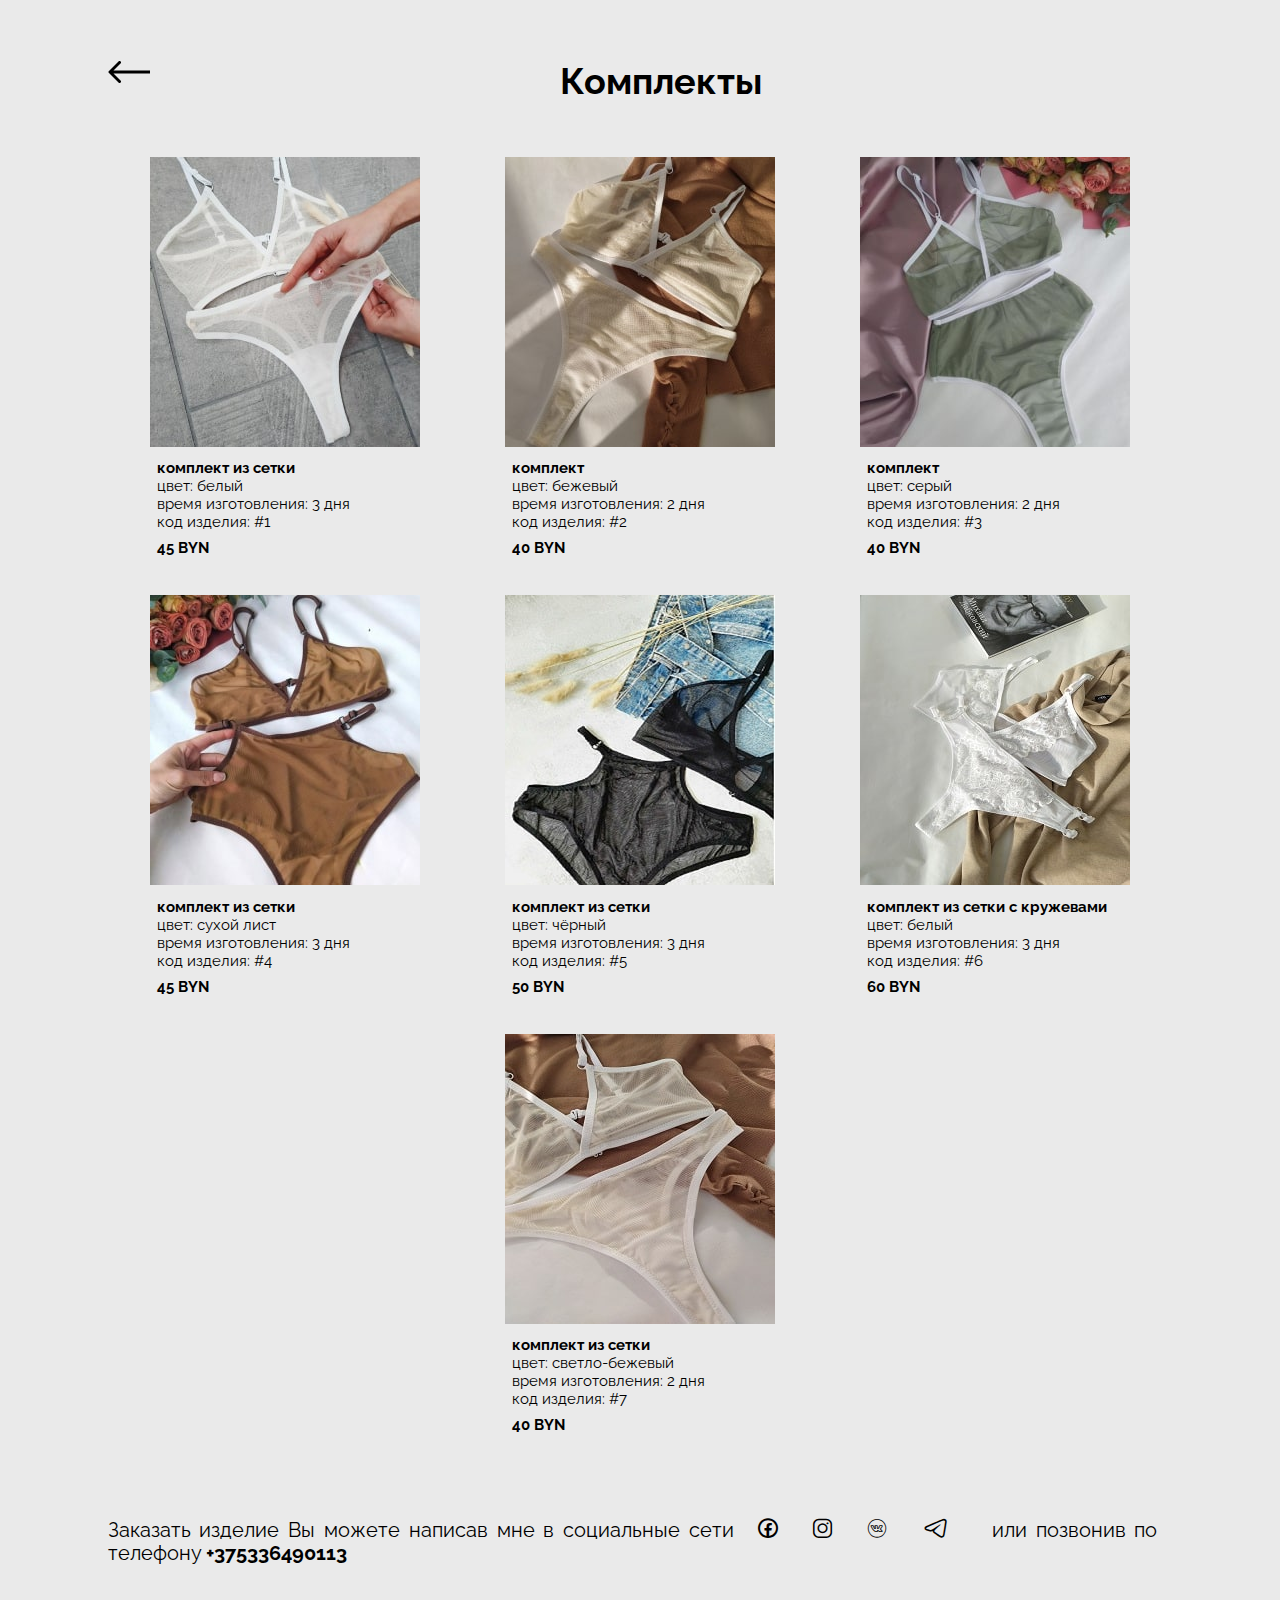
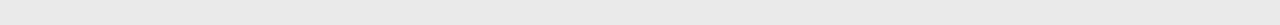
<file: marylosewa/complects.html>
<!DOCTYPE html>
<html lang="ru">
<head>
    <meta charset="UTF-8">
    <meta name="viewport" content="width=device-width, height=device-height, target-densitydpi=device-dpi, initial-scale=1">
    <meta http-equiv="cleartype" content="on"/>
    <meta name="HandheldFriendly" content="True"/>
    <meta name="description" content="Комплекты женского нижнего белья ручной работы пошив изготовление продажа"/>
    <meta http-equiv="author" content="Хмыз Вадим"/>
    <title>Комплекты</title>
    <link href="css/normalize.css" rel="stylesheet" type="text/css">
    <link rel="preconnect" href="https://fonts.gstatic.com">
    <link href="https://fonts.googleapis.com/css2?family=Raleway:wght@400;700&family=Scada:wght@700&display=swap" rel="stylesheet">
    <link href="libs/magnific/magnific-popup.css" rel="stylesheet" type="text/css">
    <link href="css/commonstyles.css" rel="stylesheet" type="text/css">
    <link href="css/pagestyles.css" rel="stylesheet" type="text/css">
</head>
<body>
    <section class="section section__pages panties">
        <div>
            <div class="container">
                <h1 class="section__title"><a href="index.html#catalog" title="Назад"></a>Комплекты</h1>
                <div class="cards">
                    <div class="cards__item">
                        <a href="images/complects/compl1b.jpg" class="panties__popup" title="код изделия: #1"><img src="images/complects/compl1s.jpg" alt="комплект из сетки" title="комплект белый (сетка)"></a>
                        <p class="product__name">комплект из сетки</p>
                        <p class="product__color">цвет: белый</p>
                        <p class="product__time">время изготовления: 3 дня</p>
                        <p class="product__code">код изделия: #1</p>
                        <p class="product__price">45 BYN</p>
                    </div>
                    <div class="cards__item">
                        <a href="images/complects/compl2b.jpg" class="panties__popup" title="код изделия: #2"><img src="images/complects/compl2s.jpg" alt="комплект" title="комплект бежевый"></a>
                        <p class="product__name">комплект</p>
                        <p class="product__color">цвет: бежевый</p>
                        <p class="product__time">время изготовления: 2 дня</p>
                        <p class="product__code">код изделия: #2</p>
                        <p class="product__price">40 BYN</p>
                    </div>
                    <div class="cards__item">
                        <a href="images/complects/compl3b.jpg" class="panties__popup" title="код изделия: #3"><img src="images/complects/compl3s.jpg" alt="комплект" title="комплект серый"></a>
                        <p class="product__name">комплект</p>
                        <p class="product__color">цвет: серый</p>
                        <p class="product__time">время изготовления: 2 дня</p>
                        <p class="product__code">код изделия: #3</p>
                        <p class="product__price">40 BYN</p>
                    </div>
                    <div class="cards__item">
                        <a href="images/complects/compl4b.jpg" class="panties__popup" title="код изделия: #4"><img src="images/complects/compl4s.jpg" alt="комплект из сетки" title="комплект коричневый"></a>
                        <p class="product__name">комплект из сетки</p>
                        <p class="product__color">цвет: сухой лист</p>
                        <p class="product__time">время изготовления: 3 дня</p>
                        <p class="product__code">код изделия: #4</p>
                        <p class="product__price">45 BYN</p>
                    </div>
                    <div class="cards__item">
                        <a href="images/complects/compl5b.jpg" class="panties__popup" title="код изделия: #5"><img src="images/complects/compl5s.jpg" alt="комплект из сетки" title="комплект черный (сетка)"></a>
                        <p class="product__name">комплект из сетки</p>
                        <p class="product__color">цвет: чёрный</p>
                        <p class="product__time">время изготовления: 3 дня</p>
                        <p class="product__code">код изделия: #5</p>
                        <p class="product__price">50 BYN</p>
                    </div>
                    <div class="cards__item">
                        <a href="images/complects/compl6b.jpg" class="panties__popup" title="код изделия: #6"><img src="images/complects/compl6s.jpg" alt="комплект из сетки с кружевами" title="комплект белый с кружевами"></a>
                        <p class="product__name">комплект из сетки с кружевами</p>
                        <p class="product__color">цвет: белый</p>
                        <p class="product__time">время изготовления: 3 дня</p>
                        <p class="product__code">код изделия: #6</p>
                        <p class="product__price">60 BYN</p>
                    </div>
                    <div class="cards__item">
                        <a href="images/complects/compl7b.jpg" class="panties__popup" title="код изделия: #7"><img src="images/complects/compl7s.jpg" alt="комплект из сетки" title="комплект бежевый (сетка)"></a>
                        <p class="product__name">комплект из сетки</p>
                        <p class="product__color">цвет: светло-бежевый</p>
                        <p class="product__time">время изготовления: 2 дня</p>
                        <p class="product__code">код изделия: #7</p>
                        <p class="product__price">40 BYN</p>
                    </div>
                </div>
                <div class="catalog__order">Заказать изделие Вы можете написав мне в социальные сети  
                    <div class="social">
                        <a href="https://www.facebook.com/losewa.masha" class="icon-facebook" target="_blank" title="facebook"></a>
                        <a href="https://instagram.com/losewa_masha?igshid=1ub6u63fiew39" class="icon-instagram" target="_blank" title="instagram"></a>
                        <a href="https://vk.com/idmashulj" class="icon-vk" target="_blank" title="вконтакте"></a>
                        <a href="https://telegram.me/losewa_masha" class="icon-telegram" target="_blank" title="telegram"></a>
                       </div> или позвонив по телефону <a href="tel:+375336490113" title="Жми чтобы позвонить">+375336490113</a>
                </div>
            </div>
        </div>
    </section>
    <script type='text/javascript' src='https://ajax.googleapis.com/ajax/libs/jquery/3.3.1/jquery.min.js'></script>
    <script src="libs/magnific/jquery.magnific-popup.js" type="text/javascript"></script>
    <script src="js/pages.js" type="text/javascript"></script>
</body>
</html>
</file>
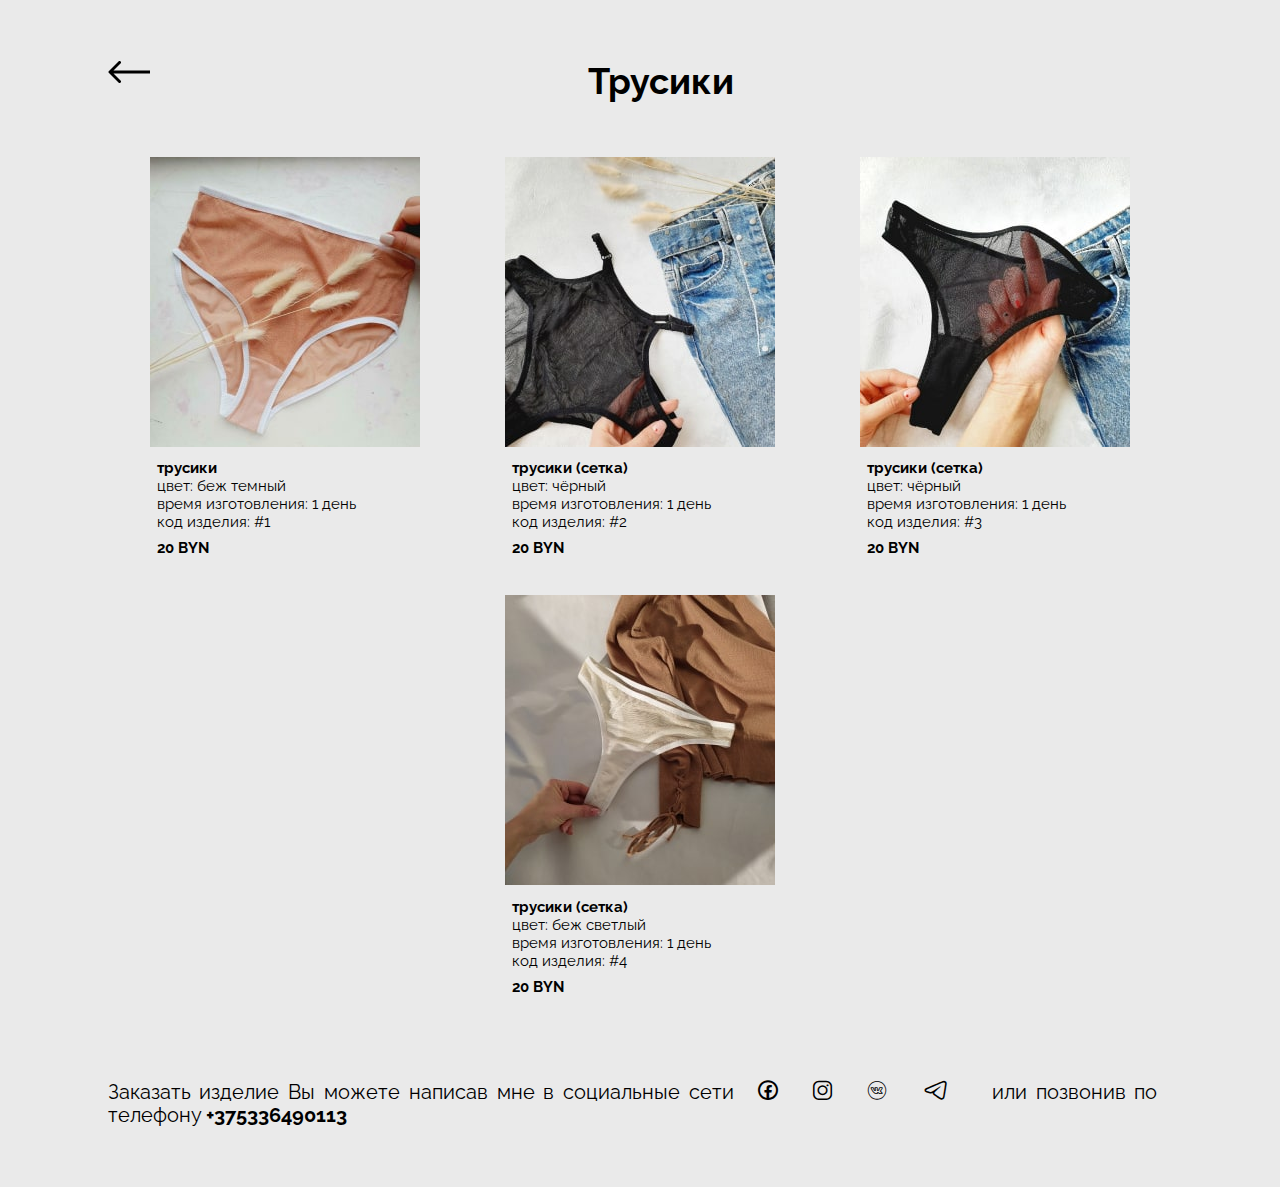
<file: marylosewa/panties.html>
<!DOCTYPE html>
<html lang="ru">
<head>
    <meta charset="UTF-8">
    <meta name="viewport" content="width=device-width, height=device-height, target-densitydpi=device-dpi, initial-scale=1">
    <meta http-equiv="cleartype" content="on"/>
    <meta name="HandheldFriendly" content="True"/>
    <meta name="description" content="Женские трусики ручной работы пошив изготовление продажа"/>
    <meta http-equiv="author" content="Хмыз Вадим"/>
    <title>Трусики</title>
    <link href="css/normalize.css" rel="stylesheet" type="text/css">
    <link rel="preconnect" href="https://fonts.gstatic.com">
    <link href="https://fonts.googleapis.com/css2?family=Raleway:wght@400;700&family=Scada:wght@700&display=swap" rel="stylesheet">
    <link href="libs/magnific/magnific-popup.css" rel="stylesheet" type="text/css">
    <link href="css/commonstyles.css" rel="stylesheet" type="text/css">
    <link href="css/pagestyles.css" rel="stylesheet" type="text/css">
</head>
<body>
    <section class="section section__pages panties">
        <div>
            <div class="container">
                <h1 class="section__title"><a href="index.html#catalog" title="Назад"></a>Трусики</h1>
                <div class="cards">
                    <div class="cards__item">
                        <a href="images/panties/panties1b.jpg" class="panties__popup" title="код изделия: #1"><img src="images/panties/panties1s.jpg" alt="трусики темно-бежевые" title="трусики темно-бежевые"></a>
                        <p class="product__name">трусики</p>
                        <p class="product__color">цвет: беж темный</p>
                        <p class="product__time">время изготовления: 1 день</p>
                        <p class="product__code">код изделия: #1</p>
                        <p class="product__price">20 BYN</p>
                    </div>
                    <div class="cards__item">
                        <a href="images/panties/panties2b.jpg" class="panties__popup" title="код изделия: #2"><img src="images/panties/panties2s.jpg" alt="трусики чёрные (сетка)" title="трусики чёрные (сетка)"></a>
                        <p class="product__name">трусики (сетка)</p>
                        <p class="product__color">цвет: чёрный</p>
                        <p class="product__time">время изготовления: 1 день</p>
                        <p class="product__code">код изделия: #2</p>
                        <p class="product__price">20 BYN</p>
                    </div>
                    <div class="cards__item">
                        <a href="images/panties/panties3b.jpeg" class="panties__popup" title="код изделия: #3"><img src="images/panties/panties3s.jpg" alt="трусики чёрные (сетка)" title="трусики чёрные (сетка)"></a>
                        <p class="product__name">трусики (сетка)</p>
                        <p class="product__color">цвет: чёрный</p>
                        <p class="product__time">время изготовления: 1 день</p>
                        <p class="product__code">код изделия: #3</p>
                        <p class="product__price">20 BYN</p>
                    </div>
                    <div class="cards__item">
                        <a href="images/panties/panties4b.jpg" class="panties__popup" title="код изделия: #4"><img src="images/panties/panties4s.jpg" alt="трусики бежевые" title="трусики бежевые"></a>
                        <p class="product__name">трусики (сетка)</p>
                        <p class="product__color">цвет: беж светлый</p>
                        <p class="product__time">время изготовления: 1 день</p>
                        <p class="product__code">код изделия: #4</p>
                        <p class="product__price">20 BYN</p>
                    </div>
                </div>
                <div class="catalog__order">Заказать изделие Вы можете написав мне в социальные сети  
                    <div class="social">
                     <a href="https://www.facebook.com/losewa.masha" class="icon-facebook" target="_blank" title="facebook"></a>
                     <a href="https://instagram.com/losewa_masha?igshid=1ub6u63fiew39" class="icon-instagram" target="_blank" title="instagram"></a>
                     <a href="https://vk.com/idmashulj" class="icon-vk" target="_blank" title="вконтакте"></a>
                     <a href="https://telegram.me/losewa_masha" class="icon-telegram" target="_blank" title="telegram"></a>
                    </div> или позвонив по телефону <a href="tel:+375336490113" title="Жми чтобы позвонить">+375336490113</a>
                </div>
            </div>
        </div>
    </section>
    <script type='text/javascript' src='https://ajax.googleapis.com/ajax/libs/jquery/3.3.1/jquery.min.js'></script>
    <script src="libs/magnific/jquery.magnific-popup.js" type="text/javascript"></script>
    <script src="js/pages.js" type="text/javascript"></script>
</body>
</html>
</file>
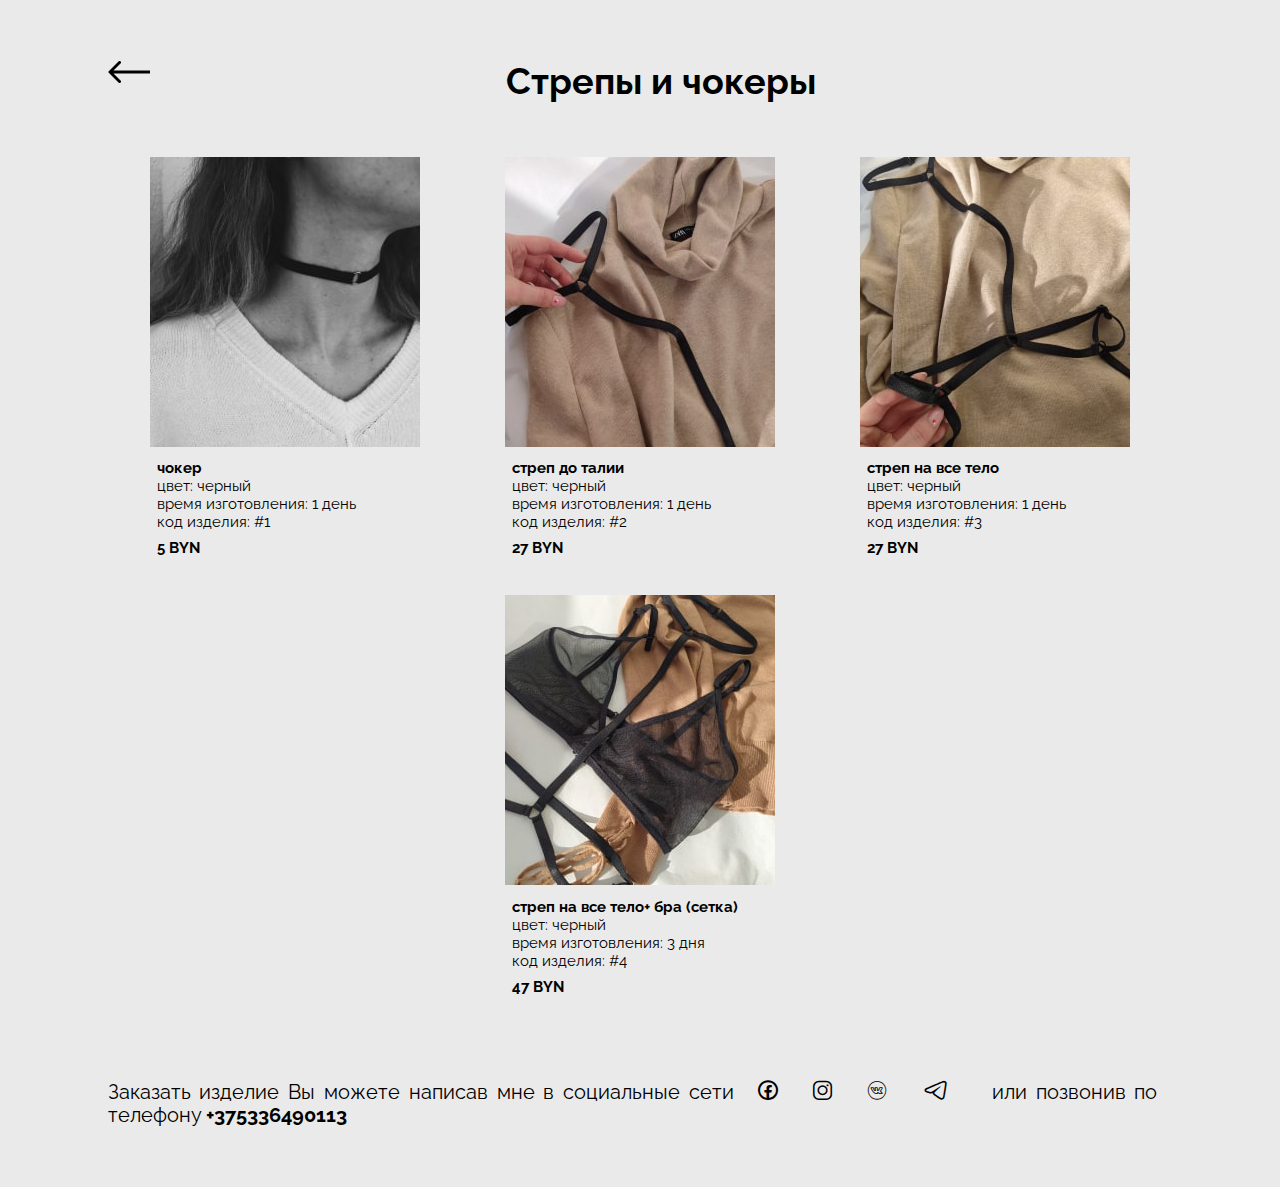
<file: marylosewa/straps.html>
<!DOCTYPE html>
<html lang="ru">
<head>
    <meta charset="UTF-8">
    <meta name="viewport" content="width=device-width, height=device-height, target-densitydpi=device-dpi, initial-scale=1">
    <meta http-equiv="cleartype" content="on"/>
    <meta name="HandheldFriendly" content="True"/>
    <meta name="description" content="Стрепы и чокеры ручной работы пошив изготовление продажа"/>
    <meta http-equiv="author" content="Хмыз Вадим"/>
    <title>Стрепы и чокеры</title>
    <link href="css/normalize.css" rel="stylesheet" type="text/css">
    <link rel="preconnect" href="https://fonts.gstatic.com">
    <link href="https://fonts.googleapis.com/css2?family=Raleway:wght@400;700&family=Scada:wght@700&display=swap" rel="stylesheet">
    <link href="libs/magnific/magnific-popup.css" rel="stylesheet" type="text/css">
    <link href="css/commonstyles.css" rel="stylesheet" type="text/css">
    <link href="css/pagestyles.css" rel="stylesheet" type="text/css">
</head>
<body>
    <section class="section section__pages panties">
        <div>
            <div class="container">
                <h1 class="section__title"><a href="index.html#catalog" title="Назад"></a>Стрепы и чокеры</h1>
                <div class="cards">
                    <div class="cards__item">
                        <a href="images/straps/straps1b.jpg" class="panties__popup" title="код изделия: #1"><img src="images/straps/straps1s.jpg" alt="чокер" title="чокер"></a>
                        <p class="product__name">чокер</p>
                        <p class="product__color">цвет: черный</p>
                        <p class="product__time">время изготовления: 1 день</p>
                        <p class="product__code">код изделия: #1</p>
                        <p class="product__price">5 BYN</p>
                    </div>
                    <div class="cards__item">
                        <a href="images/straps/straps2b.jpg" class="panties__popup" title="код изделия: #2"><img src="images/straps/straps2s.jpg" alt="стреп до талии" title="стреп до талии"></a>
                        <p class="product__name">стреп до талии</p>
                        <p class="product__color">цвет: черный</p>
                        <p class="product__time">время изготовления: 1 день</p>
                        <p class="product__code">код изделия: #2</p>
                        <p class="product__price">27 BYN</p>
                    </div>
                    <div class="cards__item">
                        <a href="images/straps/straps3b.jpg" class="panties__popup" title="код изделия: #3"><img src="images/straps/straps3s.jpg" alt="стреп на всё тело" title="стреп на всё тело"></a>
                        <p class="product__name">стреп на все тело</p>
                        <p class="product__color">цвет: черный</p>
                        <p class="product__time">время изготовления: 1 день</p>
                        <p class="product__code">код изделия: #3</p>
                        <p class="product__price">27 BYN</p>
                    </div>
                    <div class="cards__item">
                        <a href="images/straps/straps4b.jpg" class="panties__popup" title="код изделия: #4"><img src="images/straps/straps4s.jpg" alt="стреп + бра" title="стреп + бра"></a>
                        <p class="product__name">стреп на все тело+ бра (сетка)</p>
                        <p class="product__color">цвет: черный</p>
                        <p class="product__time">время изготовления: 3 дня</p>
                        <p class="product__code">код изделия: #4</p>
                        <p class="product__price">47 BYN</p>
                    </div>
                </div>
                <div class="catalog__order">Заказать изделие Вы можете написав мне в социальные сети  
                    <div class="social">
                        <a href="https://www.facebook.com/losewa.masha" class="icon-facebook" target="_blank" title="facebook"></a>
                        <a href="https://instagram.com/losewa_masha?igshid=1ub6u63fiew39" class="icon-instagram" target="_blank" title="instagram"></a>
                        <a href="https://vk.com/idmashulj" class="icon-vk" target="_blank" title="вконтакте"></a>
                        <a href="https://telegram.me/losewa_masha" class="icon-telegram" target="_blank" title="telegram"></a>
                       </div> или позвонив по телефону <a href="tel:+375336490113" title="Жми чтобы позвонить">+375336490113</a>
                </div>
            </div>
        </div>
    </section>
    <script type='text/javascript' src='https://ajax.googleapis.com/ajax/libs/jquery/3.3.1/jquery.min.js'></script>
    <script src="libs/magnific/jquery.magnific-popup.js" type="text/javascript"></script>
    <script src="js/pages.js" type="text/javascript"></script>
</body>
</html>
</file>
<file: css/styles.css>
/*базовые настройки*/

* {
    box-sizing: border-box;
}

body {
    margin: 0;
    padding: 0;
    background-image: url(../images/fon.jpg);
}

.container {
    max-width: 1120px;
    margin: 0 auto;
    padding: 100px 0;
}

.workField {
    width: 900px;
    height: 1000px;
    border: 1px solid transparent;
    border-radius: 30px;
    background-image: url(../images/fon_2.jpg);
    background-repeat: no-repeat;
    background-size: cover;
    margin: 0 auto;
    padding: 20px;
}

fieldset {
    border-width: 3px;
    border-color: gray;
    font-family: Arial, Verdana, sans-serif;
    font-weight: 700;
    font-size: 1em;
    text-transform: uppercase;
    color: white;
}

.offers {
    font-family: Arial, Verdana, sans-serif;
    font-weight: 700;
    font-size: 2em;
    color: black;
    text-shadow: 2px 2px gray;
    margin-bottom: 10px;
    margin-top: 10px;
}

.offers_2 {
    font-size: 1.5em;
}

.offersMK {
    color: red;
}

.mySelect,
.wayLength {
    width: 200px;
    padding: 3px 6px;
    border: 1px solid black;
    border-radius: 3px;
    color: black;
    font-family: Arial, Verdana, sans-serif;
    font-weight: 700;
    font-size: 1em;
    background-color: darkgray;

}

input[type="button"] {
    width: 300px;
    border-radius: 3px;
    color: black;
    font-family: Arial, Verdana, sans-serif;
    font-weight: 700;
    font-size: 1.5em;
    background-color: darkgray;
    margin: 5px;
}

span.finish {
    color: yellow;
    text-shadow: none;
    font-size: 1em;
}

@media(max-width:760px) {
    .container {
        max-width: 90%;
        padding-top: 5px;
    }

    .workField {
        width: 100%;
        padding: 5px;
        background-position: 50% 0%;
    }

    fieldset {
        font-size: 12px;
        color: white;
    }

    .offers {
        font-size: 18px;
        color: black;
        text-align: center;
    }

    .offers_2 {
        font-size: 18px;
    }

    .mySelect,
    .wayLength {
        display: block;
        margin: 0 auto;
        color: black;
        font-size: 14px;
    }

    input[type="button"] {
        display: block;
        width: 300px;
        font-weight: 700;
        font-size: 16px;
        margin: 15px auto;
        padding-top: 5px;
        padding-bottom: 5px;
    }

}

@media(max-width:480px) {
    .container {
        max-width: 90%;
        padding: 5px;
    }

    .workField {
        width: 100%;
        padding: 5px;
        background-position: 50% 0%;
    }

    fieldset {
        font-size: 10px;
        color: white;
    }

    .offers {
        font-size: 16px;
        color: black;
        text-align: center;
    }

    .offers_2 {
        font-size: 16px;
    }

    .mySelect,
    .wayLength {
        display: block;
        margin: 0 auto;
        color: black;
        font-size: 12px;
    }

    input[type="button"] {
        display: block;
        width: 200px;
        font-weight: 700;
        font-size: 14px;
        margin: 10px auto;
    }

}
</file>
<file: marylosewa/css/sprite.css>
.icon-bra {
  background-image: url(../images/icons/sprite.png);
  background-position: 0px 0px;
  width: 100px;
  height: 101px;
}
.icon-complect {
  background-image: url(../images/icons/sprite.png);
  background-position: -100px 0px;
  width: 100px;
  height: 100px;
}
.icon-strep {
  background-image: url(../images/icons/sprite.png);
  background-position: -200px 0px;
  width: 100px;
  height: 100px;
}
.icon-trusi {
  background-image: url(../images/icons/sprite.png);
  background-position: 0px -101px;
  width: 100px;
  height: 100px;
}
</file>
<file: marylosewa/css/commonstyles.css>
/*******ОБЩИЕ СТИЛИ********/
@font-face{
    font-family:'social';
    src:url('../fonts/icomoon.eot');
    src:url('../fonts/icomoon.eot?#iefix')
        format('embedded-opentype'),
        url('../fonts/icomoon.woff') format('woff'),
        url('../fonts/icomoon.ttf') format('truetype'),
        url('../fonts/icomoon.svg#social') format('svg');  
}

*{-webkit-box-sizing: border-box;box-sizing: border-box;}
a{
    text-decoration: none;
    display: inline-block;
    color:#000;
}
h1,
h2,
h3,
h4,
h5,
h6,
p{
    margin: 0;
    padding: 0;
}
ul,
li{
    margin: 0;
    padding: 0;
    list-style: none;
}
body{
    max-width: 1366px;
    margin: 0 auto;
    font-family: 'Raleway', sans-serif;
    color:#000;
    background-color: #c4c4c4;
}

.container{
    width: 83.2%;
    margin: 0 auto; 
}

.section>div{
    padding: 60px 0;
    background: rgba(255,255,255,.65);
}

@media only all and (max-width:640px){
    .section>div{
        padding: 50px 0;
    }
}

@media only all and (max-width:490px){
    .section>div{
        padding: 40px 0;
    }
}

@media only all and (max-width:390px){
    .section>div{
        padding: 30px 0;
    }
}
.section__title{
    font-weight: 700;
    font-size: 36px;
    line-height: 42px;
    text-align: center;
    margin-bottom: 50px;
}

@media only all and (max-width:768px){
    .section__title{
        font-size: 30px;
        line-height: 36px;
        margin-bottom: 40px;
    }
}

@media only all and (max-width:530px){
    .section__title{
        font-size: 26px;
        line-height: 30px;
        margin-bottom: 30px;
    }
}

@media only all and (max-width:390px){
    .section__title{
        font-size: 23px;
        line-height: 27px;
        margin-bottom: 25px;
    }
}

.btn{
    width: 220px;
    height: 50px;
    border: 2px solid #000;
    border-radius: 10px;
    background-color: transparent;
    font-size: 18px;
    line-height: 21px;
    font-weight: 700;
    cursor: pointer;
}

.btn:hover{
    -webkit-box-shadow: inset 0px 4px 2px rgba(0,0,0,.3),0px 4px 2px rgba(0,0,0,.3);
            box-shadow: inset 0px 4px 2px rgba(0,0,0,.3),0px 4px 2px rgba(0,0,0,.3);
}

.btn:active{
    background-color: #000;
    color:#fff;
    text-shadow: none;
    -webkit-box-shadow: none;
            box-shadow: none;
}

.social{
    width: 180px;
    display: -webkit-box;
    display: -ms-flexbox;
    display: flex;
    -webkit-box-pack: justify;
        -ms-flex-pack: justify;
            justify-content: space-between;
}

.social a{
    font-family: 'social';
}

.social a:hover{
    -webkit-transform: scale(1.3);
        -ms-transform: scale(1.3);
            transform: scale(1.3);
}

.social a:active{
    text-shadow: 2px 2px 0px rgba(0, 0, 0, 0.41)
}

.icon-facebook:before {
  content: "\e903";
  display:inline-block;
  width: 20px;
  height: 20px;
  
}
.icon-instagram:before {
  content: "\e902";
  display:inline-block;
  width: 19px;
  height: 19px;
  
}
.icon-vk:before {
  content: "\e901";
  display:inline-block;
  width: 22px;
  height: 22px;
  
}
.icon-telegram:before {
  content: "\e900";
  display:inline-block;
  width: 21px;
  height: 18px;
}

.catalog__order{
    font-size: 20px;
    line-height: 23px;
    padding: 0 15px;
    text-align: justify;
}

.catalog__order .social{
    display: inline-block;
    width: 240px;
    margin-bottom: 0;
}

.catalog__order .social a{
    padding: 0 15px;
}

.catalog__order a[href^='tel']{
    font-weight: 700;
}

.catalog__order a[href^='tel']:hover{
    text-decoration: underline;
}

@media only all and (max-width:390px){
    .catalog__order{
        font-size: 16px;
        line-height: 18px;
    }
}
</file>
<file: marylosewa/css/styles.css>
/************header**************/

.header{
    height: 100vh;
    overflow: hidden;
    position: relative;
}

/*---------Тройной слайдер------*/

.sliderBg{
    position: absolute;
    left: 0;
    top: 0;
    height: 100vh;
    width: 100%;
    z-index: -1;
}

.sliderBg__item{
    height: 100vh;
    opacity: .35;
}
.sliderMain{
    width: 83.2%;
    position: absolute;
    left: 8.4%;
    bottom: 0; 

}

.sliderMain__inner{
    position: relative;
}

.sliderMain .slick-list{
    -webkit-box-shadow: 0px 0px 50px 25px rgba(0, 0, 0, 0.25);
            box-shadow: 0px 0px 50px 25px rgba(0, 0, 0, 0.25);
    border-radius: 35px;
    position: relative;
}
.sliderMain__item{
    width: 100%;
    height: 78vh;
    margin-bottom: -4px;
}

.sliderWindows{
    width: 402px;
    position: absolute;
    bottom: 0;
    right: 14%;
}

.sliderWindows__inner {
    padding-bottom: 47px;
    position: relative;
}

.sliderWindows__inner .slick-arrow{
    position: absolute;
    bottom: 13px;
    font-size: 0;
    display: block;
    width: 23px;
    height: 23px;
    border-radius: 50%;
    border: 1px solid black;
    background-color: transparent;
    cursor: pointer;
}

.sliderWindows__inner .slick-prev{
    left: 40%;
}

.sliderWindows__inner .slick-next{
    right: 40%;
}

.sliderWindows__inner .slick-prev::before,
.sliderWindows__inner .slick-next::before{
    content: '';
    display: block;
    width: 9px;
    height: 9px;
    border-bottom: 1px solid #000;
}

.sliderWindows__inner .slick-prev::before{
    border-left: 1px solid #000;
    -webkit-transform: rotate(45deg);
        -ms-transform: rotate(45deg);
            transform: rotate(45deg);
}

.sliderWindows__inner .slick-next::before{
    border-right: 1px solid #000;
    -webkit-transform:translateX(-3px) rotate(-45deg);
        -ms-transform:translateX(-3px) rotate(-45deg);
            transform:translateX(-3px) rotate(-45deg);
}

.sliderWindows__inner .slick-slide{
    border:5px solid #fff;
    margin-right: 20px;
    width: 114px;
    height: 114px;
    background-color: #000;
}

.sliderWindows__item{
    height: 104px;
    opacity: .2;
}

.sliderWindows__inner .slick-current [class^='sliderWindows__item']{
    opacity: 1;
}

.sliderBg__item,
.sliderMain__item,
.sliderWindows__item{
    background:url(../images/complects/compl5b.jpg) center/cover no-repeat;
}

.sliderBg__item2,
.sliderMain__item2,
.sliderWindows__item2{
    background-image:url(../images/panties/panties2b.jpg);
}

.sliderBg__item3,
.sliderMain__item3,
.sliderWindows__item3{
    background-image:url(../images/panties/panties3b.jpeg);
}

.sliderBg__item4,
.sliderMain__item4,
.sliderWindows__item4{
    background-image:url(../images/bra/bra1b.jpg);
}

.sliderBg__item5,
.sliderMain__item5,
.sliderWindows__item5{
    background-image:url(../images/other/img7.jpg);
}

.sliderBg__item6,
.sliderMain__item6,
.sliderWindows__item6{
    background-image:url(../images/complects/compl1b.jpg);
}

/*----------конец тройного слайдера-------*/

.header__menu{
    display: -webkit-box;
    display: -ms-flexbox;
    display: flex;
    -webkit-box-pack: justify;
        -ms-flex-pack: justify;
            justify-content: space-between;
    padding-top: 15px;
    
}

/*-----Логотип------*/

.header__logo{
    width: 180px;
    height: 52px;
    position: relative;
}

.header__logo>span{
    font-family: 'Scada', sans-serif;
    font-size: 40px;
    line-height: 50px;
    position: absolute;
    top: 0;
    left: 0;
}
.header__logo>span+span{
    color:#666;
    left: 25px;
    top: 14px;
}

.header__logo>div{
    width: 124px;
    font-size: 12px;
    line-height: 14px;
    position: absolute;
    bottom: 7px;
    right: 0;
}

.header__logo>div div:first-child{
    border-bottom: 1px solid #000;
    margin-right: 4px;
}

.header__logo>div div:first-child>span{
    font-weight: bold;
}
.header__logo>div div:first-child>span+span{
    color:#666;
}

/*-----меню навигации------*/

.header__nav{
    width: 372px;
    display: -webkit-box;
    display: -ms-flexbox;
    display: flex;
    -webkit-box-pack: justify;
        -ms-flex-pack: justify;
            justify-content: space-between;
    -webkit-box-align: center;
        -ms-flex-align: center;
            align-items: center;
}

.header__phone{
    font-size: 14px;
    line-height: 16px;
    font-weight: 700;
}

.header__phone:hover a{
    text-decoration: underline;
}

@-webkit-keyframes phone {
    from {-webkit-transform: scale(1);transform: scale(1);}
    50%{-webkit-transform: scale(2);transform: scale(2);}
    to{-webkit-transform: scale(1);transform: scale(1);}
}

@keyframes phone {
    from {-webkit-transform: scale(1);transform: scale(1);}
    50%{-webkit-transform: scale(2);transform: scale(2);}
    to{-webkit-transform: scale(1);transform: scale(1);}
}

.header__phone span{
    display: inline-block;
}

.header__phone:hover span{
    display: inline;
}

.phoneAnim{
    -webkit-animation: phone 400ms  alternate;
            animation: phone 400ms  alternate;
}

.header__burger{
    width: 35px;
    height: 15px;
    cursor: pointer;
    
}

.header__burger__inner{
    width: 35px;
    height: 1px;
    background-color: #000;
    -webkit-box-shadow: 0px 6px #000,0px 12px #000;
            box-shadow: 0px 6px #000,0px 12px #000;
    
}

/*-----контент header-----------*/

.header__content{
    position: absolute;
    top: 0;
    left: 0;
    z-index: 10;
    padding: 53px 0 0 30px;
    text-shadow: 1px 0px 8px #f0eded;

}

.header__content>h1{
    font-size: 48px;
    font-weight: 700
}

.header__content>h1>span:last-child{
    position: relative;
    padding-left: 28px;
}

.header__content>h1>span:first-child{
    padding-right: 20px;
}

.header__content>h1>span+span::before{
   content: '';
   display: inline-block;
   width: 8px;
   height: 102px;
   background-color: #000;
   position: absolute;
   top: 50%;
   left: 0;
   -webkit-transform: translateY(-50%);
       -ms-transform: translateY(-50%);
           transform: translateY(-50%);
   
}

.header__content>p{
    max-width: 532px;
    margin: 38px 0 17px 0;
    font-weight: 700;
    
}


/*-------раскрытое бургер-меню-----------*/

.header__blackout{
    width: 100%;
    height: 100vh;
    position: fixed;
    background-color: rgba(2,2,2,.86);
    z-index: 100;
    display: none;
}

.header__blackout nav{
    width: 268px;
    float: right;
    margin-top: 29px;
}

.header__close{
    width: 36px;
    height: 30px;
    float: right;
    position: relative;
    margin-bottom: 44px;
    cursor: pointer;
}

.header__close::before,
.header__close::after{
    content: "";
    display: block;
    width: 39px;
    height: 1px;
    background-color: #fff;
    position: absolute;
    top: 50%;
    left: 0;
}

.header__close::before{
    -webkit-transform: rotate(45deg);
        -ms-transform: rotate(45deg);
            transform: rotate(45deg);
}

.header__close::after{
    -webkit-transform: rotate(-45deg);
        -ms-transform: rotate(-45deg);
            transform: rotate(-45deg);
}

nav li+li{
    margin-top: 20px;
}

nav a{
    color:#fff;
    font-weight: 700;
    font-size: 24px;
    line-height: 28px;
}

nav a:hover{
    -webkit-transform: scale(1.3);
        -ms-transform: scale(1.3);
            transform: scale(1.3);
    -webkit-transition: .3s;
    -o-transition: .3s;
    transition: .3s;
}

.openBlock{
    display: block;
}

.closeBlock{
    display: none;
}

@media only all and (max-width:800px){
    .header__content>h1{
        font-size: 32px;
        font-weight: 700
    }
    .header__content>h1>span+span::before{
       width: 6px;
       height: 90px;
    }
    .header__content>p{
        padding-right: 10px;
    }
}

@media only all and (max-width:670px){
    .header__logo{
        width: 145px;
    }

    .header__logo>span{
        font-size: 32px;
        line-height: 35px;
    }
    .header__logo>span+span{
        left: 21px;
        top: 12px;
    }

    .header__logo>div{
        width: 106px;
        font-size: 10px;
        line-height: 12px;
    }
    
    .social{
        width: 150px;
        -webkit-box-pack: justify;
            -ms-flex-pack: justify;
                justify-content: space-between;
    }
    
    .header__blackout nav {
        width: 50%;
    }
    nav a {
        font-size: 20px;
        line-height: 22px;
    }
    nav ul{
        float: left;
        clear: both;
    }
    .header__close{
        float: right;
        margin-bottom: 15px;
    }

}

@media only all and (max-width:615px){
    .header__menu{
        -webkit-box-orient: vertical;
        -webkit-box-direction: reverse;
            -ms-flex-direction: column-reverse;
                flex-direction: column-reverse;
    }
    
    .header__nav{
        width: 100%;
        -ms-flex-pack: distribute;
            justify-content: space-around;
        margin-bottom: 15px;
    }
        .header__logo{
        margin-left: 15px;
    }
    
    .header__content {
        padding: 40px 0 0 30px;
    }
    .header__content>p{
        font-size: 14px;
    }
    .btn {
    width: 200px;
    height: 45px;
    font-size: 16px;
    line-height: 18px;
    }
}


@media only all and (max-width:580px){
    .sliderWindows{
        width: 300px;
    }
    
     nav a {
        font-size: 16px;
        line-height: 18px;
    }

    .header__content > h1 {
        font-size: 26px;
    }
}

@media only all and (max-width:490px){
    
    .header__content > h1 {
        font-size: 22px;
    }
    .header__content > h1 > span:last-child {
        padding-left: 14px;
    }
    .header__content > h1 > span:first-child {
        padding-right: 7px;
    }
}

@media only all and (max-width:450px){
    .header__menu{
        padding-top: 50px;
    }
    .header__logo{
        display: none;
    }
    .social {
        width: 130px;
    }
    .header__content > p {
        font-size: 12px;
    }
    .btn {
    width: 180px;
    font-size: 14px;
    line-height: 16px;
    }
    .sliderWindows{
        width: 260px;
    }
    
    .header__blackout nav {
        width: 70%;
    }
    
    nav a {
        font-size: 14px;
        line-height: 16px;
    }
}

@media only all and (max-width:390px){
    .header__menu{
        padding-top: 15px;
    }
    .header__nav {
        margin-bottom: 0;
    }
    .header__nav .social{
        margin-bottom: 10px;
    }
    .header__content > h1 {
        font-size: 18px;
    }
    .header__content > h1 > span:last-child {
        padding-left: 8px;
    }
    .header__content > h1 > span:first-child {
        padding-right: 5px;
    }
    .header__content>h1>span+span::before{
        width: 4px;
        height: 80px;
     }
    .sliderMain{
        height: 87vh;
    }
    .sliderWindows{
        bottom: 10%;
    }
}

@media only all and (max-width:370px){
    .sliderWindows{
        width: 230px;
    }
    .sliderWindows__inner .slick-prev {
        left: 35%;
    }
    .header__nav{
        -ms-flex-wrap: wrap;
            flex-wrap: wrap;
    }
    .social {
        width: 100%;
        margin-bottom: 20px;
    }
    .header__content > h1 {
        font-size: 16px;
    }
    .header__content > h1 > span:last-child {
        padding-left: 6px;
    }
    .header__content > h1 > span:first-child {
        padding-right: 3px;
    }
    .header__content>h1>span+span::before{
        width: 3px;
        height: 70px;
     }
}

/************aboutMe*************/

.aboutMe{
    background:url(../images/panties/panties3b.jpeg) center/cover no-repeat;
}

.aboutMe__wrapper{
    max-width: 740px;
    margin: 0 auto;
    
}

.aboutMe__wrapper::after{
    content: '';
    display: block;
    clear: both;
}


.aboutMe__photo1,
.aboutMe__photo2{
    width: 50%;
    float: left;
    margin-right: 30px;
}


.aboutMe__content{
    font-size: 20px;
    line-height: 23px;
    padding-top:63px;
   
}

.aboutMe__content button{
    margin-top: 30px;
}

.aboutMe__btn-ago{
    display: block;
    margin: 0 auto;
}

@media only all and (max-width:768px){
    .aboutMe__content{
        clear: both;
        padding-top: 10px;
        font-size: 18px;
        line-height: 21px;
    }
    .aboutMe__wrapper div[class^='aboutMe__photo']{
        float: none;
        margin: 0 auto;
    }
}

@media only all and (max-width:615px){
    .aboutMe__content{
        font-size: 16px;
        line-height: 19px;
    }
}

@media only all and (max-width:480px){
    .aboutMe__wrapper div[class^='aboutMe__photo']{
        width: 100%;
    }
}

@media only all and (max-width:390px){
    .aboutMe__content{
        font-size: 14px;
        line-height: 17px;
    }
}
/************whatIDo*************/

.whatIDo {
     background:url(../images/panties/panties2b.jpg) center/cover no-repeat;
}

.whatIDo h2{
    font-weight: 700;
    font-size: 24px;
    line-height: 28px;
    margin-bottom: 30px;
}

.whatIDo h2:last-of-type{
    margin-top: 50px;
}

.popup-underWear,
.popup-straps{
    display: -webkit-box;
    display: -ms-flexbox;
    display: flex;
    -webkit-box-pack: center;
        -ms-flex-pack: center;
            justify-content: center;
}

.whatIDo a{
    width: 33.3333%;
    cursor: pointer;
}

.whatIDo img{
    max-width: 100%;
    border: 3px solid #fff;
}

.whatIDo img:hover{
    border-color: #000;
}

@media only all and (max-width:768px){
    .whatIDo h2 {
        font-size: 22px;
        line-height: 25px;
        margin-bottom: 25px;
    }
}

@media only all and (max-width:530px){
    .whatIDo h2 {
        font-size: 20px;
        line-height: 22px;
        margin-bottom: 15px;
    }
    .whatIDo h2:last-of-type {
        margin-top: 25px;
    }
}

@media only all and (max-width:390px){
    .whatIDo h2 {
        font-size: 18px;
        line-height: 20px;
        margin-bottom: 10px;
    }
}
/***********advantages*************/

.advantages{
    background:url(../images/other/img7.jpg) center top/cover no-repeat;
}

.advantages__wrapper{
    max-width: 578px;
    padding: 18px 0;
    margin: 0 auto;
}

@-webkit-keyframes spisokFadeIn{
    from{-webkit-transform: translateX(578px);transform: translateX(578px);
    font-size: 0px;
    line-height: 0px;
    }
    5%{
    font-size: 20px;
    line-height: 23px;
    }
    30%{-webkit-transform: translateX(100px);transform: translateX(100px);
    color:#000;}
    60%{-webkit-transform: translateX(300px);transform: translateX(300px);
    opacity: .5;}
    to{-webkit-transform: translateX(0px);transform: translateX(0px);
    color: #000;
    opacity: 1;
    font-size: 20px;
    line-height: 23px;}
}

@keyframes spisokFadeIn{
    from{-webkit-transform: translateX(578px);transform: translateX(578px);
    font-size: 0px;
    line-height: 0px;
    }
    5%{
    font-size: 20px;
    line-height: 23px;
    }
    30%{-webkit-transform: translateX(100px);transform: translateX(100px);
    color:#000;}
    60%{-webkit-transform: translateX(300px);transform: translateX(300px);
    opacity: .5;}
    to{-webkit-transform: translateX(0px);transform: translateX(0px);
    color: #000;
    opacity: 1;
    font-size: 20px;
    line-height: 23px;}
}

@-webkit-keyframes spisokScale{
    from{-webkit-transform: scaleY(1);transform: scaleY(1);}
    50%{-webkit-transform: scaleY(1.7);transform: scaleY(1.7);}
    to{-webkit-transform: scaleY(1);transform: scaleY(1);}
}

@keyframes spisokScale{
    from{-webkit-transform: scaleY(1);transform: scaleY(1);}
    50%{-webkit-transform: scaleY(1.7);transform: scaleY(1.7);}
    to{-webkit-transform: scaleY(1);transform: scaleY(1);}
}

.openSpisokWhyI {
    -webkit-animation: spisokFadeIn 1s linear forwards,
               spisokScale 1s linear 3s forwards;
            animation: spisokFadeIn 1s linear forwards,
               spisokScale 1s linear 3s forwards;
}

.advantages ul{
    color:black;
    min-height: 235px;
}

.advantages li{
    font-size: 0px;
    line-height: 0px;
    font-weight: 700;
    -webkit-transform: translateX(578px);
        -ms-transform: translateX(578px);
            transform: translateX(578px);
    
}

.advantages li+li{
    margin-top: 30px;
}

@media only all and (max-width:670px){
    .advantages__wrapper{
        padding: 0;
    }
    .openSpisokWhyI{
        -webkit-animation: none;
                animation: none;
    }
    .advantages ul{
        min-height: 180px;
    }
    .advantages li {
        font-size: 18px;
        line-height: 20px;
        font-weight: 700;
        -webkit-transform: none;
            -ms-transform: none;
                transform: none;
        text-align: center;
    }
    .advantages li + li {
        margin-top: 20px;
    }
}

@media only all and (max-width:550px){
    
    .advantages li {
        font-size: 16px;
        line-height: 18px;
    }
    .advantages li + li {
        margin-top: 15px;
    }
}

@media only all and (max-width:460px){
    .advantages h1{
        text-align: center;
    }
}

/********catalog*****/

.catalog{
    background:url(../images/other/img8.jpg) center top/cover no-repeat;
}

.catalog__inner{
    display: -webkit-box;
    display: -ms-flexbox;
    display: flex;
    -webkit-box-pack: justify;
        -ms-flex-pack: justify;
            justify-content: space-between;
    -ms-flex-wrap: wrap;
        flex-wrap: wrap;
    margin-bottom: 50px;
}

.catalog__item{
    background: rgba(196, 196, 196, 0.5);
    text-align: center;
    -webkit-box-flex: 1;
        -ms-flex: 1 1 240px;
            flex: 1 1 240px;
    padding: 0 14px;
    display: -webkit-box;
    display: -ms-flexbox;
    display: flex;
    -webkit-box-orient: vertical;
    -webkit-box-direction: normal;
        -ms-flex-direction: column;
            flex-direction: column;
    -webkit-box-pack: justify;
        -ms-flex-pack: justify;
            justify-content: space-between;
    margin:0 15px 15px 15px;
}

div[class^='icon'] {
    margin: 0 auto;
}

.catalog__subtitle{
    font-weight: bold;
    font-size: 24px;
    line-height: 28px;
}

.catalog__text{
    margin: 18px 0;
    font-size: 15px;
    line-height: 18px;
}

@media only all and (max-width:390px){
    .catalog__inner{
        margin-bottom: 20px;
    }
}

/***********feedbacks*****************/

.feedbacks{
    background:url(../images/other/img9.jpg) center center/cover no-repeat;
}

.feedbacks>div{
    position: relative;
    
}

.feedback__btn{
    margin: 30px 0 35px;
}

.feedbacks form{
    display: none;
    position: absolute;
    top: 50%;
    left: 50%;
    -webkit-transform: translate(-50%,-50%);
        -ms-transform: translate(-50%,-50%);
            transform: translate(-50%,-50%);
    width: 50%;
    background-color: #505050;
}

.feedbacks .form__header{
    text-align: center;
    color:#fff;
    font-weight: 700;
    font-size: 24px;
    line-height: 28px;
    margin: 10px 0 15px;
}

.feedbacks form textarea{
    min-height: 240px;
}

.feedbacks form input,
.feedbacks form textarea{
    width: 100%;
    margin-bottom: 16px;
    padding: 23px 0 23px 36px;
}

.feedbacks form button{
    width: 200px;
    height: 40px;
    display: block;
    margin: 0 auto 19px;
    border: 1px solid #fff;
    color:#fff;
    background-color: transparent;
    cursor: pointer;
}

@media only all and (max-width:670px){
    .feedbacks form{
        width: 100%;
    }
}

@media only all and (max-width:580px){
    .feedbacks form{
        width: 100%;
    }
    .feedback__btn{
        margin: 30px 0 0 0;
    }
}

/*******footer*******/

footer{
    background: #444;
    text-align: right;
}

footer a{
    display: inline-block;
    font-size: 12px;
    line-height: 14px;
    color:#fff;
    padding: 20px 0;
}

footer a+a{
    margin-left: 104px;
}

@media only all and (max-width:580px){
    footer a{
        display: block;
    }
    body footer a:first-child{
        text-align: left;
    }
    body footer a:last-child{
        padding:5px 0 15px 0;
    }
    footer a+a{
        margin-left: 20px;
    }
}
</file>
<file: thoughts/css/style.css>
.call__text {
  font-family: 'Dosis-Light';
  font-weight: 300;
}

.services__item-text {
  font-family: 'Dosis-Medium';
  font-weight: 500;
}

.call__title, .call__btn {
  font-family: 'Roboto-Medium';
  font-weight: 500;
}

.title {
  font-family: 'RobotoCondensed-Regular';
  font-weight: 400;
}

.services__item-title, .services__item-link, .project__item-link {
  font-family: 'RobotoCondensed-Bold';
  font-weight: 700;
}

@font-face {
  font-family: 'Dosis-Light';
  src: url("../fonts/Dosis-Light.woff2") format("woff2"), url("../fonts/Dosis-Light.woff") format("woff");
  font-weight: 300;
  font-style: normal;
}
@font-face {
  font-family: 'Dosis-Medium';
  src: url("../fonts/Dosis-Medium.woff2") format("woff2"), url("../fonts/Dosis-Medium.woff") format("woff");
  font-weight: 500;
  font-style: normal;
}
@font-face {
  font-family: 'Roboto-Medium';
  src: url("../fonts/Roboto-Medium.woff2") format("woff2"), url("../fonts/Roboto-Medium.woff") format("woff");
  font-weight: 500;
  font-style: normal;
}
@font-face {
  font-family: 'Roboto-Regular';
  src: url("../fonts/Roboto-Regular.woff2") format("woff2"), url("../fonts/Roboto-Regular.woff") format("woff");
  font-weight: 400;
  font-style: normal;
}
@font-face {
  font-family: 'RobotoCondensed-Regular';
  src: url("../fonts/RobotoCondensed-Regular.woff2") format("woff2"), url("../fonts/RobotoCondensed-Regular.woff") format("woff");
  font-weight: 400;
  font-style: normal;
}
@font-face {
  font-family: 'RobotoCondensed-Bold';
  src: url("../fonts/RobotoCondensed-Bold.woff2") format("woff2"), url("../fonts/RobotoCondensed-Bold.woff") format("woff");
  font-weight: 700;
  font-style: normal;
}
.call__text {
  font-family: 'Dosis-Light';
  font-weight: 300;
}

.services__item-text {
  font-family: 'Dosis-Medium';
  font-weight: 500;
}

.call__title, .call__btn {
  font-family: 'Roboto-Medium';
  font-weight: 500;
}

.title {
  font-family: 'RobotoCondensed-Regular';
  font-weight: 400;
}

.services__item-title, .services__item-link, .project__item-link {
  font-family: 'RobotoCondensed-Bold';
  font-weight: 700;
}

@font-face {
  font-family: 'Dosis-Light';
  src: url("../fonts/Dosis-Light.woff2") format("woff2"), url("../fonts/Dosis-Light.woff") format("woff");
  font-weight: 300;
  font-style: normal;
}
@font-face {
  font-family: 'Dosis-Medium';
  src: url("../fonts/Dosis-Medium.woff2") format("woff2"), url("../fonts/Dosis-Medium.woff") format("woff");
  font-weight: 500;
  font-style: normal;
}
@font-face {
  font-family: 'Roboto-Medium';
  src: url("../fonts/Roboto-Medium.woff2") format("woff2"), url("../fonts/Roboto-Medium.woff") format("woff");
  font-weight: 500;
  font-style: normal;
}
@font-face {
  font-family: 'Roboto-Regular';
  src: url("../fonts/Roboto-Regular.woff2") format("woff2"), url("../fonts/Roboto-Regular.woff") format("woff");
  font-weight: 400;
  font-style: normal;
}
@font-face {
  font-family: 'RobotoCondensed-Regular';
  src: url("../fonts/RobotoCondensed-Regular.woff2") format("woff2"), url("../fonts/RobotoCondensed-Regular.woff") format("woff");
  font-weight: 400;
  font-style: normal;
}
@font-face {
  font-family: 'RobotoCondensed-Bold';
  src: url("../fonts/RobotoCondensed-Bold.woff2") format("woff2"), url("../fonts/RobotoCondensed-Bold.woff") format("woff");
  font-weight: 700;
  font-style: normal;
}
html {
  box-sizing: border-box;
}

*,
*::after,
*::before {
  box-sizing: inherit;
}

h1,
h2,
h3,
h4,
h5,
h6 {
  margin: 0;
}

ul,
ol,
li {
  margin: 0;
  padding: 0;
  list-style: none;
}

button {
  padding: 0;
  cursor: pointer;
}

p {
  margin: 0;
}

a {
  text-decoration: none;
  color: inherit;
}

body {
  min-width: 320px;
  overflow-x: hidden;
  font-family: 'Roboto-Regular', 'Arial', 'sans-serif';
  font-weight: 400;
  font-size: 16px;
  line-height: 18px;
  color: #9b9b9b;
}

.container {
  padding: 0 20px;
}

@media (min-width: 640px) {
  .container {
    padding: 0 30px;
  }
}
@media (min-width: 768px) {
  .container {
    padding: 0 40px;
  }
}
@media (min-width: 1024px) {
  .container {
    max-width: 1200px;
    margin: 0 auto;
    padding: 0 40px;
  }
}
@media (min-width: 1440px) {
  .container {
    max-width: 1320px;
  }
}
.title {
  font-size: 24px;
  line-height: 28px;
  position: relative;
  padding-bottom: 28px;
}
.title::after {
  content: "";
  position: absolute;
  width: 50px;
  height: 8px;
  background-color: #2B4074;
  bottom: 0;
  margin: 0 auto;
  left: 0;
  right: 0;
}

@media (min-width: 640px) {
  .title {
    font-size: 48px;
    line-height: 56px;
  }
  .title::after {
    width: 100px;
  }
}
.header {
  background-color: #2B4074;
}
.header__inner {
  min-height: 80px;
  display: -webkit-flex;
  display: -moz-flex;
  display: -ms-flex;
  display: -o-flex;
  display: flex;
  justify-content: space-between;
  align-items: center;
}

@media (min-width: 640px) {
  .header__inner {
    min-height: 100px;
  }
}
.logo__link {
  margin-left: 8px;
}

@media (min-width: 768px) {
  .logo__link {
    margin-left: 0;
  }
}
.menu__btn {
  width: 40px;
  height: 40px;
  border-radius: 3px;
  background-color: #fff;
  border: none;
  position: relative;
}
.menu__btn::after {
  content: "";
  width: 12px;
  height: 2px;
  border-radius: 1px;
  background-color: #2B4074;
  position: absolute;
  top: 15px;
  left: 14px;
  box-shadow: 0 4px 0 0 #2B4074, 0 8px 0 0 #2B4074;
}

@media (min-width: 1440px) {
  .menu__btn {
    padding-right: 40px;
  }
}
.head {
  background-image: url(../images/bg-slider.jpg);
  background-repeat: no-repeat;
  background-position: center center;
  background-size: cover;
  min-height: 193px;
}

@media (min-width: 640px) {
  .head {
    min-height: 386px;
    background-position: center center;
  }
}
@media (min-width: 768px) {
  .head {
    min-height: 465px;
  }
}
@media (min-width: 1024px) {
  .head {
    min-height: 618px;
  }
}
.top-slider {
  background: rgba(33, 33, 33, 0.5);
}
.top-slider__item {
  color: #fff;
  text-align: center;
  min-height: 193px;
}
.top-slider__title {
  font-family: 'RobotoCondensed-Regular';
  font-size: 28px;
  line-height: 28px;
  font-weight: 400;
  text-transform: uppercase;
  padding: 36px 0 28px;
  max-width: 243px;
  margin: 0 auto;
  position: relative;
}
.top-slider__title::after {
  content: '';
  width: 61px;
  height: 8px;
  background-color: #4a4a4a;
  position: absolute;
  left: 0;
  right: 0;
  bottom: 0;
  margin: 0 auto;
}
.top-slider .slick-dots {
  display: flex;
  justify-content: center;
  position: absolute;
  bottom: 20px;
  left: 0;
  right: 0;
}
.top-slider .slick-dots .slick-active button {
  background-color: transparent;
  border: 1px solid #476E4D;
}
.top-slider .slick-dots button {
  font-size: 0;
  border: none;
  background-color: #2B4074;
  width: 10px;
  height: 10px;
  padding: 0;
  margin: 0 10px;
  border-radius: 50%;
}
.top-slider__text {
  display: none;
}
.top-slider__btn {
  display: none;
}

@media (min-width: 640px) {
  .top-slider__item {
    min-height: 386px;
  }
  .top-slider__title {
    font-size: 60px;
    line-height: 60px;
    padding: 50px 0 15px;
    margin: 0 auto 30px;
    max-width: 520px;
  }
  .top-slider__btn {
    display: block;
    font-weight: 500;
    background-color: #2B4074;
    font-size: 18px;
    color: #f9f6e5;
    padding: 16px 45px;
    margin: 0 auto 113px;
    text-transform: uppercase;
    border: none;
    border-radius: 3px;
  }
  .top-slider .slick-dots {
    bottom: 50px;
  }
  .top-slider .slick-arrow {
    width: 56px;
    height: 56px;
    border: none;
    position: absolute;
    right: 0;
    z-index: 5;
    transform: translateY(-56px);
  }
  .top-slider .slick-prev {
    background-color: #f9f6e5;
    top: 50%;
  }
  .top-slider .slick-next {
    background-color: #2B4074;
    bottom: 50%;
  }
}
@media (min-width: 768px) {
  .top-slider__item {
    min-height: 465px;
  }
  .top-slider__title {
    padding: 87px 0 0;
    margin: 0 auto;
  }
  .top-slider__title::after {
    display: none;
  }
  .top-slider__text {
    display: block;
    font-family: 'RobotoCondensed-Regular';
    font-weight: 400;
    font-size: 18px;
    line-height: 20px;
    max-width: 587px;
    margin: 0 auto;
    padding: 25px 0 32px;
  }
}
@media (min-width: 1024px) {
  .top-slider__item {
    min-height: 618px;
  }
  .top-slider__title {
    padding-top: 101px;
    font-size: 84px;
    line-height: 84px;
    letter-spacing: 2px;
    max-width: 750px;
  }
  .top-slider .slick-dots {
    bottom: 80px;
  }
}
@media (min-width: 1440px) {
  .top-slider__item {
    min-height: 668px;
  }
  .top-slider__title {
    padding-top: 107px;
    font-size: 96px;
    line-height: 96px;
    letter-spacing: 2px;
    max-width: 865px;
  }
  .top-slider__text {
    font-size: 24px;
    line-height: 26px;
    max-width: 886px;
  }
  .top-slider .slick-arrow {
    width: 70px;
    height: 70px;
    border: none;
    position: absolute;
    right: 0;
    z-index: 5;
    transform: translateY(-70px);
  }
}
.call {
  background-color: #2B4074;
  padding: 40px 0;
}
.call__inner {
  text-align: center;
  color: #fff;
}
.call__title {
  font-size: 24px;
  line-height: 24px;
  margin-bottom: 15px;
}
.call__text {
  margin-bottom: 40px;
}
.call__btn {
  text-transform: uppercase;
  background-color: #f9f6e5;
  color: #2B4074;
  padding: 16px;
  border-radius: 3px;
  border: none;
}

@media (min-width: 768px) {
  .call {
    padding: 60px 0 30px;
  }
  .call__inner {
    display: flex;
    justify-content: space-between;
    align-items: center;
    text-align: left;
  }
  .call__box {
    max-width: 427px;
  }
  .call__text {
    margin-bottom: 0;
  }
}
@media (min-width: 1024px) {
  .call__box {
    max-width: 695px;
  }
}
@media (min-width: 1440px) {
  .call__inner {
    padding: 0 80px;
  }
  .call__box {
    max-width: 796px;
  }
}
.services {
  padding: 25px 0 40px;
  text-align: center;
}
.services__title {
  margin-bottom: 47px;
  color: #2B4074;
}
.services__descr {
  font-size: 20px;
  line-height: 24px;
  color: #4a4a4a;
  margin-bottom: 21px;
}
.services__text {
  color: #797979;
  font-size: 15px;
  line-height: 17px;
  margin-bottom: 40px;
}
.services__item {
  min-height: 310px;
  border: 1px solid #f9f6e5;
  border-bottom: none;
  display: flex;
  flex-direction: column;
  justify-content: center;
  padding: 0 18px;
}
.services__item:last-child {
  border-bottom: 1px solid #f9f6e5;
}
.services__item:hover .services__item-text,
.services__item:hover .services__item-link {
  display: block;
  opacity: 1;
  height: auto;
  overflow: visible;
  transition: all .5s;
}
.services__item:hover .services__item-title {
  margin-bottom: 30px;
}
.services__item:hover .services__item-inner {
  border: 4px solid #2B4074;
  margin: 18px 0;
  padding: 25px 20px 5px;
  min-height: 277px;
}
.services__item:hover .services__item-img {
  margin-bottom: 14px;
}
.services__item-img {
  margin-bottom: 30px;
}
.services__item-title {
  font-size: 16px;
  line-height: 19px;
  letter-spacing: 2px;
  color: #4a4a4a;
}
.services__item-text, .services__item-link {
  display: none;
  opacity: 0;
  height: 0;
  overflow: hidden;
}
.services__item-text {
  margin-bottom: 17px;
}
.services__item-link {
  letter-spacing: 2px;
  color: #2B4074;
  text-transform: uppercase;
}

@media (min-width: 640px) {
  .services {
    padding: 24px 0 0;
  }
  .services__title {
    margin-bottom: 12px;
    padding-bottom: 0;
  }
  .services__title::after {
    display: none;
  }
  .services__descr {
    font-size: 24px;
    padding-bottom: 38px;
    margin-bottom: 31px;
    position: relative;
  }
  .services__descr::after {
    content: "";
    display: block;
    width: 100px;
    height: 8px;
    background-color: #2B4074;
    position: absolute;
    bottom: 0;
    margin: 0 auto;
    left: 0;
    right: 0;
  }
  .services__text {
    font-size: 18px;
    line-height: 24px;
  }
  .services__items {
    display: flex;
    flex-wrap: wrap;
    margin: 0 -30px;
  }
  .services__item {
    min-height: 310px;
    width: 50%;
  }
  .services__item:nth-child(even) {
    border-left: none;
  }
  .services__item:last-child {
    border-bottom: none;
  }
}
@media (min-width: 768px) {
  .services {
    padding: 50px 0 0;
  }
  .services__title {
    margin-bottom: 30px;
  }
  .services__descr {
    text-align: left;
  }
  .services__descr::after {
    margin-left: 0;
  }
  .services__text {
    margin-bottom: 27px;
    text-align: left;
  }
  .services__items {
    margin: 0 -40px;
  }
  .services__item {
    min-height: 334px;
    padding: 0 65px;
  }
  .services__item:hover .services__item-inner {
    padding: 35px 45px 5px;
    min-height: 288px;
  }
  .services__item:nth-child(even) {
    border-left: none;
  }
  .services__item:last-child {
    border-bottom: none;
  }
}
@media (min-width: 1024px) {
  .services {
    padding: 52px 0 0;
  }
  .services__title {
    margin-bottom: 60px;
  }
  .services__descr {
    padding-bottom: 46px;
    margin-bottom: 40px;
  }
  .services__text {
    margin-bottom: 32px;
    max-width: 608px;
  }
  .services__item {
    width: 25%;
    min-height: 277px;
    padding: 0 17px;
  }
  .services__item:hover {
    padding: 0 17px;
  }
  .services__item:hover .services__item-inner {
    margin: 10px 0;
    padding: 21px 9px 5px;
    min-height: 288px;
  }
  .services__item:nth-child(2), .services__item:nth-child(6) {
    border-right: none;
  }
  .services__item:last-child {
    border-bottom: none;
  }
}
@media (min-width: 1440px) {
  .services {
    padding: 0;
  }
  .services__inner {
    display: flex;
    justify-content: space-between;
    margin: 0 -100px 0 -50px;
  }
  .services__head {
    min-width: 350px;
    max-width: 350px;
    margin-right: 100px;
  }
  .services__title {
    margin: 90px 0 70px;
    text-align: left;
  }
  .services__descr {
    padding-bottom: 38px;
    margin-bottom: 35px;
  }
  .services__items {
    margin: 0;
  }
  .services__item {
    width: 230px;
    height: 273px;
    padding: 0 5px;
  }
  .services__item:hover {
    padding: 0 5px;
  }
  .services__item:hover .services__item-inner {
    margin: 5px 0;
    padding: 10px 3px 5px;
    min-height: 255px;
  }
  .services__item:last-child {
    border-bottom: none;
  }
}
.project {
  text-align: center;
  padding: 20px 0;
  background: linear-gradient(180deg, #2B4074 0%, rgba(43, 64, 116, 0) 100%);
}
.project__title {
  color: #fff;
  margin-bottom: 40px;
}
.project__title::after {
  background-color: #fff;
}
.project__item-img {
  min-height: 250px;
  border-radius: 4px;
  padding: 12px 14px;
  background-position: center;
  background-repeat: no-repeat;
  background-size: cover;
}
.project__item-img:hover .project__item-inner {
  opacity: 1;
  transition: all .5s;
}
.project__item-inner {
  display: flex;
  justify-content: center;
  align-items: center;
  background-color: rgba(249, 246, 229, 0.83);
  border-radius: 4px;
  min-height: 227px;
  opacity: 0;
}
.project__item-info, .project__item-search {
  margin: 0 7px;
}
.project__item-link {
  display: block;
  padding: 20px 0;
  letter-spacing: 2px;
  color: #2B4074;
  font-size: 16px;
  line-height: 19px;
}

@media (min-width: 640px) {
  .project {
    padding: 40px 0 20px;
  }
  .project__item-img {
    min-height: 460px;
    padding: 21px 24px;
  }
  .project__item-inner {
    min-height: 417px;
  }
  .project__item-link {
    font-size: 20px;
    line-height: 23px;
  }
}
@media (min-width: 768px) {
  .project {
    padding: 80px 0 60px;
  }
  .project__items {
    display: flex;
    flex-wrap: wrap;
    justify-content: space-between;
  }
  .project__item-img {
    min-height: 282px;
    padding: 12px 14px;
    width: 317px;
  }
  .project__item-inner {
    min-height: 256px;
  }
  .project__item-link {
    padding: 30px 0;
  }
}
@media (min-width: 1024px) {
  .project__items {
    justify-content: center;
    flex-wrap: wrap;
  }
  .project__item-img {
    margin: 0 12px;
    width: 300px;
  }
}
@media (min-width: 1440px) {
  .project__items {
    flex-wrap: nowrap;
    justify-content: space-between;
  }
  .project__item-img {
    width: 255px;
  }
  .project__item-img {
    margin: 0;
  }
}
.team {
  padding: 20px 0 40px;
  text-align: center;
}
.team__images {
  width: 100%;
  margin-bottom: 40px;
  background-position: center;
  background-repeat: no-repeat;
  background-size: cover;
  border-radius: 4px;
}
.team__title {
  margin-bottom: 23px;
  color: #4a4a4a;
  line-height: 38px;
}
.team__text {
  margin-bottom: 84px;
}
.team__btn {
  border: none;
  padding: 21px 26px;
  text-transform: uppercase;
  background-color: #2B4074;
  border-radius: 3px;
  color: #f9f6e5;
  font-weight: 500;
}

@media (min-width: 640px) {
  .team {
    padding: 46px 0 53px;
  }
  .team__images {
    margin-bottom: 40px;
  }
  .team__title {
    margin-bottom: 40px;
  }
  .team__text {
    margin-bottom: 56px;
  }
  .team__btn {
    font-size: 20px;
  }
}
@media (min-width: 768px) {
  .team {
    padding: 4px 0 48px;
    text-align: left;
  }
  .team__inner {
    display: flex;
  }
  .team__images {
    margin-bottom: 0;
    min-width: 240px;
    height: 100%;
    margin-right: 34px;
  }
  .team__title {
    margin-bottom: 7px;
    font-size: 36px;
    line-height: 38px;
    padding-bottom: 28px;
  }
  .team__title::after {
    margin-left: 0;
  }
  .team__text {
    font-size: 18px;
    margin-bottom: 30px;
  }
  .team__btn {
    font-size: 18px;
  }
}
@media (min-width: 1024px) {
  .team {
    padding: 80px 0;
  }
  .team__images {
    min-width: 395px;
    margin-right: 60px;
  }
  .team__title {
    margin-top: 10px;
    margin-bottom: 19px;
  }
  .team__text {
    line-height: 24px;
    margin-bottom: 12px;
  }
  .team__btn {
    font-size: 18px;
  }
}
@media (min-width: 1440px) {
  .team {
    padding: 50px 0 110px;
  }
  .team__images {
    min-width: 470px;
    margin-right: 93px;
  }
  .team__title {
    margin-bottom: 40px;
  }
  .team__text {
    margin-bottom: 40px;
    width: 553px;
  }
}
</file>
<file: marylosewa/css/pagestyles.css>
.section__pages a[href^='index.html']{
    display: block;
    float: left;
    width: 42px;
    height: 30px;
    background: url(../images/icons/arrowBack.png) no-repeat;
}

.section__pages .cards{
    display: -webkit-box;
    display: -ms-flexbox;
    display: flex;
    -ms-flex-wrap: wrap;
        flex-wrap: wrap;
}

.section__pages .cards__item{
    border: 5px solid transparent;
    -webkit-box-flex: 0;
        -ms-flex: 0 1 270px;
            flex: 0 1 270px;
    margin-bottom: 20px;
}

.section__pages .cards__item:hover{
    border: 5px solid #000;
}

.section__pages .cards__item p{
    font-size: 15px;
    line-height: 18px;
    padding-left: 7px;
}

.section__pages .cards__item p:first-of-type,
.section__pages .cards__item p:last-of-type{
    font-weight: 700;
    margin-top: 8px;
}
.section__pages .cards__item p:last-of-type{
    margin-bottom: 8px;
}

.section__pages .catalog__order{
    margin-top: 50px;
    padding-left: 0;
}

@media only all and (max-width:1350px){
    .section__pages .cards{
        -ms-flex-wrap: wrap;
            flex-wrap: wrap;
        -ms-flex-pack: distribute;
            justify-content: space-around;
    }
}

@media only all and (max-width:740px){
    .section__pages .cards{
        -webkit-box-pack: start;
            -ms-flex-pack: start;
                justify-content: flex-start;
    }
}

@media only all and (max-width:690px){
    .section__pages .cards{
        -webkit-box-pack: center;
            -ms-flex-pack: center;
                justify-content: center;
    }
}

@media only all and (max-width:390px){
    .section__pages .cards__item{
        margin-bottom: 10px;
    }

    .section__pages a[href^='index.html']{
        display: block;
        float: left;
        width: 30px;
        height: 23px;
        background-size: cover;
    }
    .section__pages .catalog__order{
        margin-top: 20px;
    }
}
</file>
